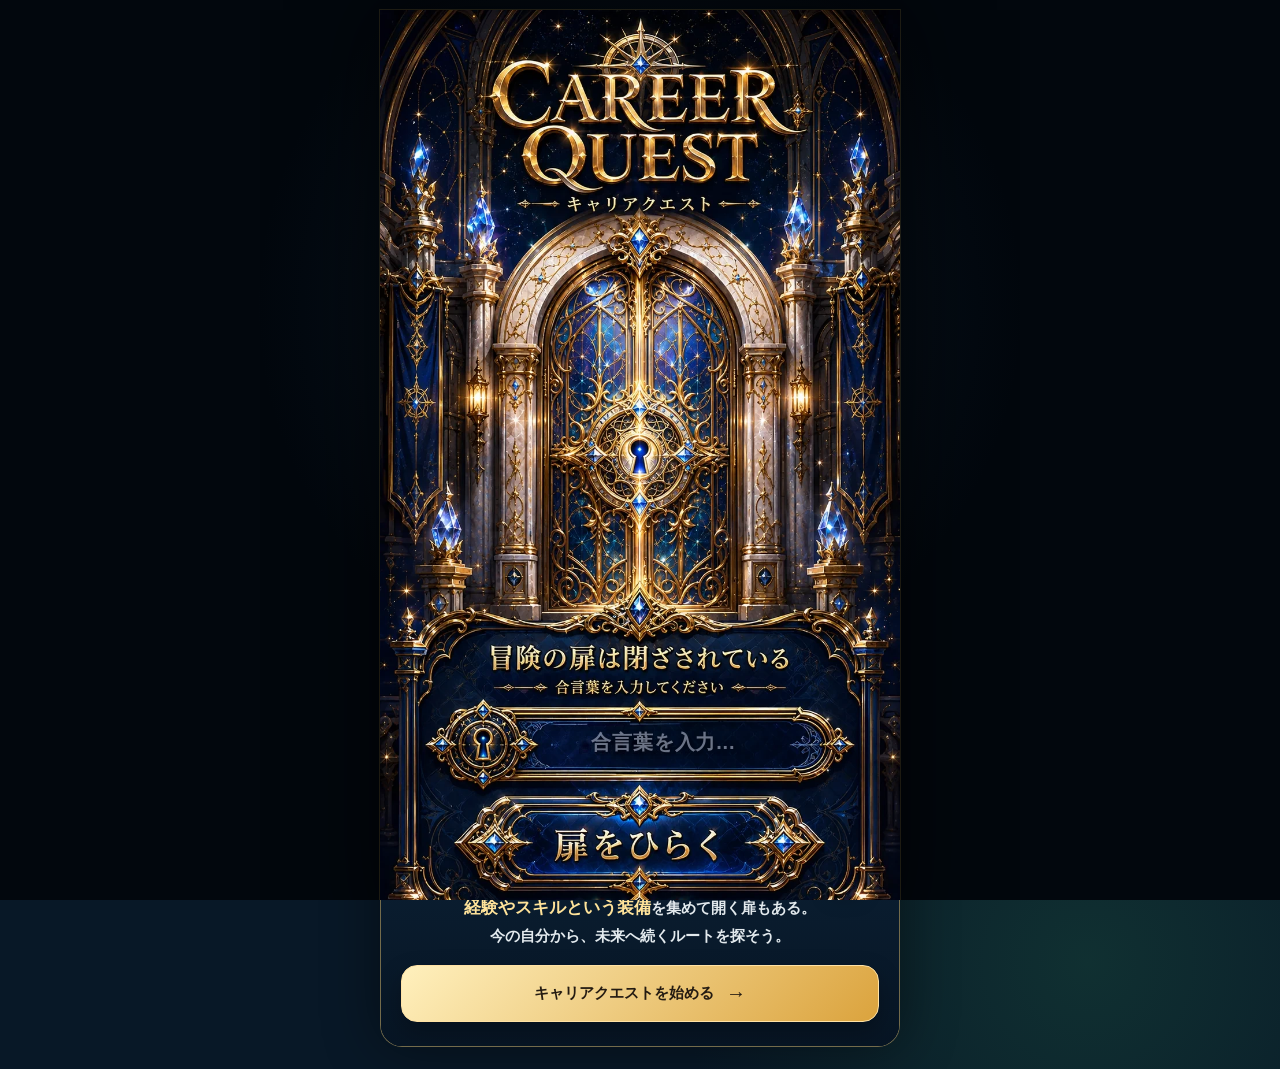
<file: index.html>
<!doctype html>
<html lang="ja">
  <head>
    <meta charset="UTF-8" />
    <meta name="viewport" content="width=device-width, initial-scale=1.0, viewport-fit=cover" />
    <meta name="theme-color" content="#081827" />
    <meta name="description" content="行きたい未来と、今の自分から始めやすいキャリアルートを確認するミニゲームです。" />
    <meta name="author" content="@satomi.ohtagaki" />
    <meta name="copyright" content="© 2026 @satomi.ohtagaki" />
    <title>Career Quest | はじめのルートを探そう</title>
    <link rel="stylesheet" href="styles.css" />
  </head>
  <body class="is-locked">
    <section id="accessGate" class="access-gate" aria-labelledby="accessGateTitle">
      <div class="access-gate__shell">
        <img class="access-gate__art" src="assets/access-gate-screen.webp" alt="星空の神殿に立つ、金と青の閉ざされた冒険の扉" width="900" height="1599" fetchpriority="high" decoding="async" />

        <div class="access-gate__panel">
          <h1 id="accessGateTitle" class="sr-only">冒険の扉は閉ざされている</h1>
          <p class="sr-only">合言葉を入力してください</p>

          <form id="accessGateForm" class="access-gate__form" novalidate>
            <label class="sr-only" for="accessPassphrase">合言葉</label>
            <div class="access-gate__input-shell">
              <input id="accessPassphrase" name="passphrase" type="text" autocomplete="off" autocapitalize="none" spellcheck="false" enterkeyhint="go" placeholder="合言葉を入力..." />
            </div>
            <p id="accessGateError" class="access-gate__error" role="alert" hidden>合言葉が違うようです。</p>
            <button type="submit" aria-label="扉をひらく"><span class="sr-only">扉をひらく</span></button>
          </form>
        </div>
      </div>
    </section>
    <main class="game-shell">
      <header class="game-bar">
        <span class="game-brand">CAREER QUEST</span>
        <span id="stepLabel" class="step-label" aria-live="polite">START</span>
        <nav id="gameNav" class="game-nav" aria-label="ページ操作" hidden>
          <button type="button" data-global-action="back" aria-label="一つ前に戻る">← 戻る</button>
          <button type="button" data-global-action="top" aria-label="トップへ戻る">TOP</button>
        </nav>
      </header>
      <section id="screen" class="screen" aria-live="polite"></section>
      <button id="persistentGuide" class="persistent-guide" type="button" aria-label="うさぎの案内人に話しかける">
        <img src="assets/rabbit-guide.webp" alt="" width="240" height="240" decoding="async" />
      </button>
    </main>

    <template id="startTemplate">
      <article class="start-screen">
        <img class="start-art" src="assets/hero.webp" alt="複数の未来の扉を前にした冒険者" fetchpriority="high" />
        <div class="start-action">
          <p>
            世の中には、まだ知らない仕事がたくさんある。<br />
            今すぐ開ける扉もあれば、<br />
            <strong>経験やスキルという装備</strong>を集めて開く扉もある。<br />
            今の自分から、未来へ続くルートを探そう。
          </p>
          <button class="quest-button" data-action="start-quest">キャリアクエストを始める <span>→</span></button>
        </div>
      </article>
    </template>

    <template id="goalTemplate">
      <article class="goal-screen">
        <section id="careerReveal" class="career-reveal" hidden aria-label="仕事のカードを動かして、未来の扉へ送る演出">
          <div class="reveal-veil" aria-hidden="true"></div>
          <div class="reveal-copy">
            <p class="eyebrow">THE WORLD OF WORK</p>
            <h2>仕事も、働き方も、ひとつじゃない。</h2>
          </div>
          <div id="cardLoading" class="card-loading" role="status">カードを準備中…🃏</div>
          <div id="revealCards" class="reveal-cards" aria-hidden="true"></div>
          <aside id="cardDetail" class="card-detail" hidden aria-live="polite">
            <button class="card-detail__close" type="button" data-action="close-card-detail" aria-label="カード詳細を閉じる">×</button>
            <button class="card-detail__nav card-detail__nav--prev" type="button" data-action="prev-card" aria-label="前のカードを見る">‹</button>
            <div class="card-detail__content">
              <div id="cardDetailVisual" class="card-detail__visual"></div>
              <dl class="card-detail__stats">
                <div><dt>役割</dt><dd id="cardDetailCopy"></dd></div>
                <div><dt>装備</dt><dd id="cardDetailGear"></dd></div>
                <div class="card-detail__warning"><dt>注意</dt><dd id="cardDetailChallenge"></dd></div>
              </dl>
              <button class="card-detail__choose" type="button" data-action="choose-card-gate">この扉を見てみる <span>→</span></button>
            </div>
            <button class="card-detail__nav card-detail__nav--next" type="button" data-action="next-card" aria-label="次のカードを見る">›</button>
          </aside>
          <aside id="dragGuide" class="reveal-drag-guide" role="status" aria-live="polite" hidden>
            <span class="reveal-drag-guide__icon" aria-hidden="true">↔</span>
            <p>気になる一枚をタップして、次のQUESTへ進もう！</p>
            <button class="reveal-drag-guide__close" type="button" data-action="close-drag-guide" aria-label="案内を閉じる">×</button>
          </aside>
          <div class="reveal-controls">
            <button class="reveal-skip" type="button" data-action="skip-reveal">演出をスキップして、カードを扉へ送る <span>→</span></button>
          </div>
        </section>

        <div class="goal-heading">
          <p class="eyebrow">QUEST 01 / CHOOSE YOUR GATE</p>
          <h1>行きたい未来の<br />扉を選ぼう。</h1>
          <p class="supporting-copy">扉をタップすると、開くために必要な装備をうさぎが教えてくれるよ。</p>
          <p class="rank-note"><strong>扉のランク</strong>は、今ある装備で挑みやすい扉の目安。経験値を集めれば、次の扉が開く。</p>
        </div>

        <div class="door-map">
          <img src="assets/route-doors.webp" alt="四つの未来へつながる魔法の扉" loading="lazy" decoding="async" />
          <button class="door-hotspot creative" data-goal="creative" aria-label="SSRの扉を確認する">
            <span class="door-rank">SSR</span><strong class="door-title">クリエイティブの扉</strong><small class="door-jobs">WEBデザイン・動画編集・プログラマー</small>
          </button>
          <button class="door-hotspot it" data-goal="it" aria-label="SRの扉を確認する">
            <span class="door-rank">SR</span><strong class="door-title">IT・デジタルの扉</strong><small class="door-jobs">インフラエンジニア・CADオペレーター・一般事務</small>
          </button>
          <button class="door-hotspot craft" data-goal="craft" aria-label="Rの扉を確認する">
            <span class="door-rank">R</span><strong class="door-title">ものづくりの扉</strong><small class="door-jobs">営業・施工管理・機械エンジニア</small>
          </button>
          <button class="door-hotspot people" data-goal="people" aria-label="Nの扉を確認する">
            <span class="door-rank">N</span><strong class="door-title">人と仕事の扉</strong><small class="door-jobs">販売・接客</small>
          </button>
        </div>

        <aside id="guideDialog" class="guide-dialog" hidden aria-live="polite">
          <button class="guide-close" data-action="close-guide" aria-label="案内を閉じる">×</button>
          <div class="guide-bubble">
            <p id="guideKicker" class="eyebrow">REQUIRED EQUIPMENT</p>
            <h2 id="guideTitle"></h2>
            <p id="guideCopy"></p>
            <ul id="guideEquipment"></ul>
            <button class="guide-button" data-action="choose-selected-goal">この扉を目指す <span>→</span></button>
          </div>
        </aside>
      </article>
    </template>

    <template id="questionTemplate">
      <article class="question-screen">
        <div class="progress" aria-label="進行状況"><span id="progressFill"></span></div>
        <p id="questionKicker" class="eyebrow"></p>
        <h1 id="questionTitle"></h1>
        <p id="questionHint" class="supporting-copy"></p>
        <div class="answer-stack">
          <button class="answer-button" data-answer="yes"></button>
          <button class="answer-button" data-answer="no"></button>
          <button class="answer-button subtle-answer" data-answer="maybe"></button>
        </div>
        <p class="microcopy">合否を決める質問ではないよ。今の自分に近いものを選ぼう。</p>
      </article>
    </template>

    <template id="resultTemplate">
      <article class="result-screen">
        <figure class="result-visual">
          <img id="resultArt" alt="診断されたスタートルート" loading="lazy" decoding="async" />
          <p class="result-scroll-hint">↓ スクロールして、ルートを確認</p>
        </figure>
        <div class="result-copy">
          <p class="eyebrow">YOUR STARTING ROUTE</p>
          <p id="routeChip" class="route-chip"></p>
          <h1>行きたい未来へ進む、<br />今のスタートルート。</h1>
          <p id="resultLead" class="result-lead"></p>
          <section class="route-map" aria-label="キャリアルート">
            <div><span>選んだ未来の扉</span><strong id="goalName"></strong></div>
            <div><span>今のスタートルート</span><strong id="startingRoute"></strong></div>
            <div><span>このルートで選べるジョブ</span><strong id="nextJob"></strong></div>
          </section>
          <section class="first-quest">
            <p>FIRST QUEST</p>
            <strong id="firstQuest"></strong>
          </section>
          <p class="result-note">今の装備で始められるルートが、次の扉へ進むための経験値になる。</p>
          <button class="quest-button" data-action="restart">もう一度、ルートを確認する <span>↻</span></button>
          <p class="creator-credit">@satomi.ohtagaki</p>
        </div>

        <aside id="resultQuestNotice" class="result-quest-notice" role="dialog" aria-modal="true" aria-labelledby="resultQuestTitle" hidden>
          <div class="result-quest-notice__panel">
            <div class="result-quest-notice__ornaments" aria-hidden="true">
              <span class="result-quest-notice__corner result-quest-notice__corner--tl"></span>
              <span class="result-quest-notice__corner result-quest-notice__corner--tr"></span>
              <span class="result-quest-notice__corner result-quest-notice__corner--bl"></span>
              <span class="result-quest-notice__corner result-quest-notice__corner--br"></span>
              <span class="result-quest-notice__crest result-quest-notice__crest--top"></span>
              <span class="result-quest-notice__crest result-quest-notice__crest--bottom"></span>
            </div>
            <button class="result-quest-notice__close" type="button" data-action="close-result-quest" aria-label="クエスト案内を閉じる">×</button>
            <span class="result-quest-notice__spark" aria-hidden="true">✦</span>
            <p id="resultQuestTitle" class="result-quest-notice__title">QUEST発生！</p>
            <p class="result-quest-notice__copy">次に進むルートを<br />担当者と一緒に考えよう！</p>
            <button class="result-quest-notice__button" type="button" data-action="confirm-result-quest">
              担当者と進み方を確認する <span>›</span>
            </button>
          </div>
        </aside>
      </article>
    </template>

    <script src="script.js"></script>
  </body>
</html>
</file>
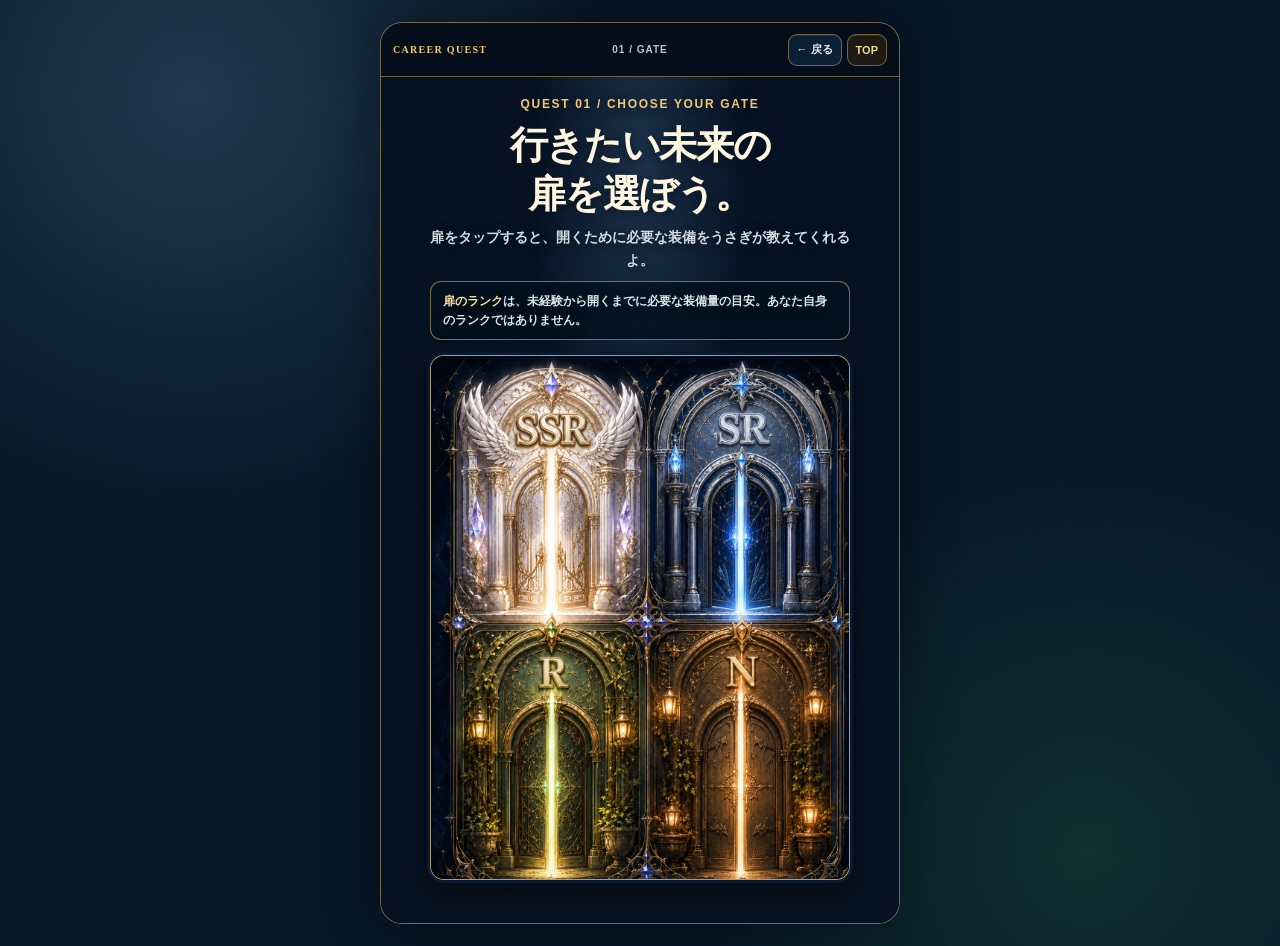
<file: preview-auto.html>
<!doctype html>
<html lang="ja">
  <head>
    <meta charset="UTF-8" />
    <meta name="viewport" content="width=device-width, initial-scale=1.0, viewport-fit=cover" />
    <meta name="theme-color" content="#081827" />
    <meta name="description" content="行きたい未来と、今の自分から始めやすいキャリアルートを確認するミニゲームです。" />
    <meta name="author" content="@satomi.ohtagaki" />
    <meta name="copyright" content="© 2026 @satomi.ohtagaki" />
    <title>Career Quest | はじめのルートを探そう</title>
    <link rel="stylesheet" href="styles.css" />
  </head>
  <body>
    <main class="game-shell">
      <header class="game-bar">
        <span class="game-brand">CAREER QUEST</span>
        <span id="stepLabel" class="step-label" aria-live="polite">START</span>
        <nav id="gameNav" class="game-nav" aria-label="ページ操作" hidden>
          <button type="button" data-global-action="back" aria-label="一つ前に戻る">← 戻る</button>
          <button type="button" data-global-action="top" aria-label="トップへ戻る">TOP</button>
        </nav>
      </header>

      <section id="screen" class="screen" aria-live="polite"></section>
    </main>

    <template id="startTemplate">
      <article class="start-screen">
        <img class="start-art" src="assets/hero.webp" alt="複数の未来の扉を前にした冒険者" />
        <div class="start-action">
          <p>
            世の中には、まだ知らない仕事がたくさんある。<br />
            今すぐ開ける扉もあれば、<br />
            <strong>経験やスキルという装備</strong>を集めて開く扉もある。<br />
            今の自分から、未来へ続くルートを探そう。
          </p>
          <button class="quest-button" data-action="start-quest">キャリアクエストを始める <span>→</span></button>
        </div>

        <section id="careerReveal" class="career-reveal" hidden aria-label="仕事のカードが未来の扉へ集まる演出">
          <div class="reveal-sky" aria-hidden="true"></div>
          <div class="reveal-copy">
            <p class="eyebrow">THE WORLD OF WORK</p>
            <h2>仕事も、働き方も、<br />ひとつじゃない。</h2>
            <p>いろんな仕事が、未来の扉へつながっている。</p>
          </div>
          <div class="reveal-door-scene" aria-hidden="true">
            <img class="reveal-door-art" src="assets/route-doors.webp" alt="" />
            <span class="reveal-door-glow reveal-door-glow--ssr"></span>
            <span class="reveal-door-glow reveal-door-glow--sr"></span>
            <span class="reveal-door-glow reveal-door-glow--r"></span>
            <span class="reveal-door-glow reveal-door-glow--n"></span>
            <span class="reveal-door-label reveal-door-label--ssr">SSR</span>
            <span class="reveal-door-label reveal-door-label--sr">SR</span>
            <span class="reveal-door-label reveal-door-label--r">R</span>
            <span class="reveal-door-label reveal-door-label--n">N</span>
          </div>
          <div id="revealCards" class="reveal-cards" aria-hidden="true"></div>
          <p class="reveal-caption">カードが、それぞれの未来の扉へ集まっていく。</p>
          <button class="reveal-skip" type="button" data-action="skip-reveal">スキップ</button>
        </section>
      </article>
    </template>

    <template id="goalTemplate">
      <article class="goal-screen">
        <div class="goal-heading">
          <p class="eyebrow">QUEST 01 / CHOOSE YOUR GATE</p>
          <h1>行きたい未来の<br />扉を選ぼう。</h1>
          <p class="supporting-copy">扉をタップすると、開くために必要な装備をうさぎが教えてくれるよ。</p>
          <p class="rank-note"><strong>扉のランク</strong>は、未経験から開くまでに必要な装備量の目安。あなた自身のランクではありません。</p>
        </div>

        <div class="door-map">
          <img src="assets/route-doors.webp" alt="四つの未来へつながる魔法の扉" />
          <button class="door-hotspot creative" data-goal="creative" aria-label="SSR クリエイティブの扉を確認する">
            <span class="door-rank">SSR</span><strong class="door-title">クリエイティブの扉</strong><small class="door-jobs">WEB・動画・制作</small>
          </button>
          <button class="door-hotspot it" data-goal="it" aria-label="SR IT・デジタルの扉を確認する">
            <span class="door-rank">SR</span><strong class="door-title">IT・デジタルの扉</strong><small class="door-jobs">インフラ・開発・CAD</small>
          </button>
          <button class="door-hotspot craft" data-goal="craft" aria-label="R ものづくりの扉を確認する">
            <span class="door-rank">R</span><strong class="door-title">ものづくりの扉</strong><small class="door-jobs">施工管理・機械</small>
          </button>
          <button class="door-hotspot people" data-goal="people" aria-label="N 人と仕事の扉を確認する">
            <span class="door-rank">N</span><strong class="door-title">人と仕事の扉</strong><small class="door-jobs">販売・接客・事務</small>
          </button>
        </div>

        <aside id="guideDialog" class="guide-dialog" hidden aria-live="polite">
          <button class="guide-close" data-action="close-guide" aria-label="案内を閉じる">×</button>
          <img src="assets/rabbit-guide.webp" alt="地図を持つ白うさぎの案内人" />
          <div class="guide-bubble">
            <p id="guideKicker" class="eyebrow">REQUIRED EQUIPMENT</p>
            <h2 id="guideTitle"></h2>
            <p id="guideCopy"></p>
            <ul id="guideEquipment"></ul>
            <button class="guide-button" data-action="choose-selected-goal">この扉を目指す <span>→</span></button>
          </div>
        </aside>
      </article>
    </template>

    <template id="questionTemplate">
      <article class="question-screen">
        <div class="progress" aria-label="進行状況"><span id="progressFill"></span></div>
        <p id="questionKicker" class="eyebrow"></p>
        <h1 id="questionTitle"></h1>
        <p id="questionHint" class="supporting-copy"></p>
        <div class="answer-stack">
          <button class="answer-button" data-answer="yes"></button>
          <button class="answer-button" data-answer="no"></button>
          <button class="answer-button subtle-answer" data-answer="maybe"></button>
        </div>
        <p class="microcopy">合否を決める質問ではないよ。今の自分に近いものを選ぼう。</p>
      </article>
    </template>

    <template id="resultTemplate">
      <article class="result-screen">
        <figure class="result-visual">
          <img id="resultArt" alt="診断されたスタートルート" />
          <p class="result-scroll-hint">↓ スクロールして、ルートを確認</p>
        </figure>

        <div class="result-copy">
          <p class="eyebrow">YOUR STARTING ROUTE</p>
          <p id="routeChip" class="route-chip"></p>
          <h1>行きたい未来へ進む、<br />今のスタートルート。</h1>
          <p id="resultLead" class="result-lead"></p>

          <section class="route-map" aria-label="キャリアルート">
            <div><span>選んだ未来の扉</span><strong id="goalName"></strong></div>
            <div><span>今のスタートルート</span><strong id="startingRoute"></strong></div>
            <div><span>最初に挑む仕事</span><strong id="nextJob"></strong></div>
          </section>

          <section class="first-quest">
            <p>FIRST QUEST</p>
            <strong id="firstQuest"></strong>
          </section>

          <p class="result-note">結果のランクは、今ある装備から始めやすいルートの目安です。職種の価値や、あなた自身の優劣を表すものではありません。</p>
          <button class="quest-button" data-action="restart">もう一度、ルートを確認する <span>↻</span></button>
          <p class="creator-credit">@satomi.ohtagaki</p>
        </div>
      </article>
    </template>

    <!-- Career Quest / @satomi.ohtagaki -->
    <script src="script.js"></script>
  <script>setTimeout(()=>document.querySelector("[data-action=start-quest]")?.click(),700);</script></body>
</html>
</file>
<file: styles.css>
:root {
  --navy: #081827;
  --navy-soft: #102b46;
  --gold: #f2c96e;
  --cream: #fff6e1;
  --ink: #1a2430;
  --green: #1f5d45;
  --line: rgba(242, 201, 110, 0.45);
}

* { box-sizing: border-box; }
html { background: var(--navy); }
body {
  min-height: 100vh;
  margin: 0;
  color: var(--cream);
  background:
    radial-gradient(circle at 15% 10%, rgba(74, 117, 153, 0.35), transparent 30%),
    radial-gradient(circle at 85% 90%, rgba(31, 93, 69, 0.35), transparent 28%),
    var(--navy);
  font-family: "Hiragino Kaku Gothic ProN", "Yu Gothic", sans-serif;
}

button { font: inherit; }
button:focus-visible { outline: 3px solid #fff0a8; outline-offset: 3px; }
img { max-width: 100%; }
h1, h2, h3, p { margin-top: 0; }
h1, h2, h3 { font-family: "Hiragino Mincho ProN", "Yu Mincho", serif; line-height: 1.28; }

.game-shell {
  width: min(100%, 520px);
  min-height: 100vh;
  margin: 0 auto;
  overflow: hidden;
  background: #0b1d30;
  box-shadow: 0 0 56px rgba(0, 0, 0, 0.45);
}
.game-bar {
  position: sticky;
  z-index: 30;
  top: 0;
  display: flex;
  height: 48px;
  align-items: center;
  justify-content: space-between;
  padding: 0 18px;
  border-bottom: 1px solid var(--line);
  background: rgba(4, 14, 26, 0.96);
  backdrop-filter: blur(8px);
}
.game-brand {
  color: var(--gold);
  font-family: Georgia, serif;
  font-size: 12px;
  font-weight: 800;
  letter-spacing: 0.18em;
}
.step-label {
  color: #b9c6d0;
  font-size: 12px;
  font-weight: 800;
  letter-spacing: 0.1em;
}
.screen { min-height: calc(100vh - 48px); }
.eyebrow {
  margin-bottom: 10px;
  color: var(--gold);
  font-size: 12px;
  font-weight: 900;
  letter-spacing: 0.14em;
}
.supporting-copy {
  margin-bottom: 24px;
  color: #d2dde3;
  font-size: 15px;
  font-weight: 600;
  line-height: 1.7;
}

/* START */
.start-screen {
  min-height: calc(100vh - 48px);
  background: #071524;
}
.start-art {
  display: block;
  width: 100%;
  height: auto;
}
.start-action {
  position: relative;
  z-index: 2;
  margin-top: -2px;
  padding: 18px 20px calc(24px + env(safe-area-inset-bottom));
  border-top: 1px solid rgba(242, 201, 110, 0.42);
  background: linear-gradient(180deg, #0b2034, #071524);
  text-align: center;
}
.start-action p {
  margin-bottom: 0;
  color: #e2e9ed;
  font-size: 15px;
  font-weight: 700;
  line-height: 1.7;
}
.start-action p strong {
  color: #ffe39a;
  font-size: 17px;
}
.quest-button {
  display: flex;
  width: 100%;
  min-height: 56px;
  align-items: center;
  justify-content: center;
  gap: 12px;
  margin-top: 16px;
  padding: 16px;
  border: 1px solid #ffe2a5;
  border-radius: 16px;
  color: #241b12;
  background: linear-gradient(135deg, #fff0bd, #dba33d);
  box-shadow: 0 10px 25px rgba(0, 0, 0, 0.28);
  font-size: 15px;
  font-weight: 900;
  cursor: pointer;
}
.quest-button span { font-size: 20px; }
.quest-button:active, .answer-button:active, .guide-button:active { transform: scale(0.985); }

/* GOAL */
.goal-screen {
  position: relative;
  min-height: calc(100vh - 48px);
  overflow: hidden;
  isolation: isolate;
  padding: 20px 14px calc(18px + env(safe-area-inset-bottom));
  background: #071324;
}
.goal-screen::after {
  position: absolute;
  z-index: -1;
  inset: 0;
  background:
    radial-gradient(ellipse at 50% 12%, rgba(112, 168, 224, 0.22), transparent 30%),
    linear-gradient(180deg, rgba(4, 13, 25, 0.12), rgba(6, 18, 31, 0.55));
  content: "";
}
.goal-heading {
  text-align: center;
  text-shadow: 0 2px 12px #06101c;
}
.goal-heading h1 {
  margin-bottom: 8px;
  font-size: clamp(28px, 7.6vw, 38px);
  letter-spacing: -0.035em;
}
.goal-heading .supporting-copy {
  max-width: 430px;
  margin: 0 auto 10px;
  font-size: 14px;
  line-height: 1.6;
}
.rank-note {
  max-width: 420px;
  margin: 0 auto 15px;
  padding: 10px 12px;
  border: 1px solid rgba(242, 201, 110, 0.5);
  border-radius: 11px;
  color: #dce5ea;
  background: rgba(4, 16, 29, 0.72);
  font-size: 12px;
  font-weight: 700;
  line-height: 1.55;
  text-align: left;
}
.rank-note strong { color: #ffe39a; }
.door-map {
  position: relative;
  width: min(100%, 420px);
  aspect-ratio: 561 / 701;
  margin: 0 auto;
  overflow: hidden;
  border: 1px solid rgba(246, 211, 132, 0.72);
  border-radius: 14px;
  background: #07111e;
  box-shadow: 0 0 0 3px rgba(11, 28, 49, 0.9), 0 12px 28px rgba(0, 0, 0, 0.52);
}
.door-map > img {
  display: block;
  width: 100%;
  height: 100%;
  object-fit: cover;
}
.door-hotspot {
  position: absolute;
  width: 48%;
  height: 48%;
  padding: 0;
  border: 0;
  color: white;
  background: transparent;
  cursor: pointer;
}
.door-rank,
.door-title,
.door-jobs {
  position: absolute;
  width: 1px;
  height: 1px;
  padding: 0;
  margin: -1px;
  overflow: hidden;
  clip: rect(0, 0, 0, 0);
  white-space: nowrap;
  border: 0;
}
.door-hotspot:focus-visible {
  outline: 2px solid rgba(255, 241, 172, 0.95);
  outline-offset: -8px;
  border-radius: 22px;
}
.door-hotspot.creative { top: 1%; left: 1%; color: #f7dfff; }
.door-hotspot.it { top: 1%; right: 1%; color: #c7f1ff; }
.door-hotspot.craft { bottom: 1%; left: 1%; color: #eff9ad; }
.door-hotspot.people { right: 1%; bottom: 1%; color: #ffe1a0; }

.guide-dialog {
  position: fixed;
  z-index: 40;
  right: max(10px, calc((100vw - 520px) / 2 + 10px));
  bottom: calc(80px + env(safe-area-inset-bottom));
  display: flex;
  width: min(calc(100% - 20px), 400px);
  align-items: end;
  padding: 0;
}
.guide-dialog[hidden] { display: none; }
.guide-bubble {
  position: relative;
  flex: 1;
  margin: 0;
  padding: 17px 15px 15px;
  border: 2px solid #efd28b;
  border-radius: 18px;
  color: #23322e;
  background: linear-gradient(145deg, #fff5d8, #e9d9b6);
  box-shadow: inset 0 0 0 3px rgba(255, 255, 255, 0.58), 0 8px 24px rgba(0, 0, 0, 0.4);
}
.guide-bubble::after {
  position: absolute;
  right: 26px;
  bottom: -12px;
  width: 0;
  height: 0;
  border: 12px solid transparent;
  border-top-color: #e9d9b6;
  border-bottom: 0;
  content: "";
}
.guide-bubble .eyebrow {
  margin-bottom: 5px;
  color: #806020;
  font-size: 10px;
}
.guide-bubble h2 {
  margin-bottom: 8px;
  color: #294434;
  font-size: 19px;
}
.guide-bubble p:not(.eyebrow) {
  margin-bottom: 10px;
  font-size: 14px;
  font-weight: 700;
  line-height: 1.55;
}
.guide-bubble ul {
  display: grid;
  gap: 5px;
  margin: 0 0 13px;
  padding: 0;
  list-style: none;
  font-size: 13px;
  font-weight: 900;
  line-height: 1.4;
}
.guide-bubble li::before {
  margin-right: 6px;
  color: #a56c16;
  content: "✦";
}
.guide-button {
  width: 100%;
  min-height: 46px;
  padding: 11px;
  border: 1px solid #e5be62;
  border-radius: 11px;
  color: #fff6df;
  background: linear-gradient(135deg, #285f86, #153a64);
  box-shadow: inset 0 1px rgba(255, 255, 255, 0.3);
  font-size: 14px;
  font-weight: 900;
  cursor: pointer;
}
.guide-button span { margin-left: 5px; font-size: 17px; }
.guide-close {
  position: absolute;
  z-index: 3;
  top: 16px;
  right: 16px;
  width: 34px;
  height: 34px;
  border: 1px solid #ead18e;
  border-radius: 50%;
  color: #f8e8bc;
  background: #163b5c;
  box-shadow: 0 2px 8px rgba(0, 0, 0, 0.36);
  font-size: 23px;
  line-height: 1;
  cursor: pointer;
}

/* QUESTIONS */
.question-screen {
  display: flex;
  min-height: calc(100vh - 48px);
  flex-direction: column;
  justify-content: center;
  padding: 30px 20px calc(24px + env(safe-area-inset-bottom));
  background: linear-gradient(160deg, #102f48, #0b1e32 70%, #142d29);
}
.question-screen h1 {
  max-width: 450px;
  margin-bottom: 13px;
  font-size: clamp(29px, 7.8vw, 39px);
  letter-spacing: -0.035em;
}
.progress {
  height: 6px;
  margin: 2px 0 31px;
  overflow: hidden;
  border-radius: 99px;
  background: rgba(255, 255, 255, 0.16);
}
.progress span {
  display: block;
  width: 0;
  height: 100%;
  border-radius: inherit;
  background: linear-gradient(90deg, #c89337, #fff1ae);
  transition: width 280ms ease;
}
.answer-stack {
  display: grid;
  gap: 12px;
  margin-top: 7px;
}
.answer-button {
  position: relative;
  min-height: 84px;
  padding: 15px 44px 15px 52px;
  overflow: hidden;
  border: 1px solid rgba(242, 201, 110, 0.72);
  border-radius: 15px;
  color: var(--cream);
  background: linear-gradient(120deg, rgba(24, 69, 91, 0.95), rgba(11, 31, 52, 0.96));
  box-shadow: inset 0 1px rgba(255, 255, 255, 0.18), 0 6px 14px rgba(0, 0, 0, 0.22);
  font-weight: 800;
  text-align: left;
  cursor: pointer;
}
.answer-button::before {
  position: absolute;
  top: 50%;
  left: 16px;
  display: grid;
  width: 25px;
  height: 25px;
  place-items: center;
  border: 1px solid #f2c96e;
  border-radius: 50%;
  color: #f8df9e;
  content: "✦";
  transform: translateY(-50%);
}
.answer-button::after {
  position: absolute;
  top: 50%;
  right: 15px;
  color: #f2c96e;
  content: "›";
  font-family: Georgia, serif;
  font-size: 31px;
  transform: translateY(-53%);
}
.answer-button strong {
  display: block;
  font-family: "Hiragino Mincho ProN", "Yu Mincho", serif;
  font-size: 18px;
  line-height: 1.35;
}
.answer-button small {
  display: block;
  margin-top: 4px;
  color: #d3dde2;
  font-size: 13px;
  font-weight: 650;
  line-height: 1.45;
}
.answer-button:nth-child(2) {
  border-color: rgba(151, 213, 167, 0.65);
  background: linear-gradient(120deg, rgba(29, 91, 68, 0.96), rgba(10, 45, 39, 0.96));
}
.answer-button:nth-child(3) {
  border-color: rgba(210, 215, 223, 0.43);
  background: linear-gradient(120deg, rgba(56, 69, 88, 0.94), rgba(20, 28, 42, 0.96));
}
.microcopy {
  margin: 19px 0 8px;
  color: #a9bac6;
  font-size: 13px;
  text-align: center;
}
.back-button {
  align-self: center;
  padding: 9px 12px;
  border: 0;
  color: #c7d3da;
  background: transparent;
  font-size: 14px;
  font-weight: 800;
  text-decoration: underline;
  text-underline-offset: 4px;
  cursor: pointer;
}

/* RESULT */
.result-screen {
  min-height: calc(100vh - 48px);
  background: #0b1c2e;
}
.result-visual {
  position: relative;
  margin: 0;
  padding: 0;
  background: #071524;
}
.result-visual img {
  display: block;
  width: 100%;
  height: auto;
}
.result-scroll-hint {
  position: fixed;
  z-index: 35;
  right: 50%;
  bottom: calc(12px + env(safe-area-inset-bottom));
  width: max-content;
  max-width: calc(100% - 32px);
  margin: 0;
  transform: translateX(50%);
  padding: 10px 14px;
  border: 1px solid rgba(255, 224, 157, 0.78);
  border-radius: 999px;
  color: #fff7de;
  background: rgba(5, 24, 39, 0.9);
  box-shadow: 0 6px 18px rgba(0, 0, 0, 0.35);
  font-size: 13px;
  font-weight: 900;
  text-align: center;
  backdrop-filter: blur(7px);
}
.result-copy {
  position: relative;
  padding: 30px 20px calc(30px + env(safe-area-inset-bottom));
  color: var(--ink);
  background: linear-gradient(160deg, #f9efd9, #e6d8ba);
}
.result-copy .eyebrow { color: #8b5c16; }
.result-copy h1 {
  margin-bottom: 12px;
  color: #183228;
  font-size: clamp(31px, 8vw, 39px);
  letter-spacing: -0.04em;
}
.route-chip {
  display: inline-flex;
  margin: 0 0 12px;
  padding: 7px 11px;
  border: 1px solid #b88e44;
  border-radius: 999px;
  color: #fff9e9;
  background: #315b49;
  font-size: 13px;
  font-weight: 900;
  letter-spacing: 0.04em;
}
.result-lead {
  margin-bottom: 0;
  color: #38453e;
  font-size: 15px;
  font-weight: 750;
  line-height: 1.72;
}
.route-map {
  display: grid;
  gap: 10px;
  margin: 21px 0 15px;
}
.route-map div {
  position: relative;
  padding: 14px 14px 14px 35px;
  border: 1px solid #d1b67e;
  border-radius: 13px;
  background: rgba(255, 255, 255, 0.5);
}
.route-map div::before {
  position: absolute;
  top: 50%;
  left: 13px;
  color: #a26e15;
  content: "✦";
  transform: translateY(-50%);
}
.route-map span {
  display: block;
  margin-bottom: 4px;
  color: #7c5d29;
  font-size: 12px;
  font-weight: 900;
  letter-spacing: 0.06em;
}
.route-map strong {
  color: #17362d;
  font-family: "Hiragino Mincho ProN", "Yu Mincho", serif;
  font-size: 17px;
  line-height: 1.45;
}
.first-quest {
  padding: 18px;
  border-radius: 15px;
  color: #fff9e9;
  background: #1d6047;
}
.first-quest p {
  margin-bottom: 6px;
  color: #f0d37e;
  font-size: 11px;
  font-weight: 900;
  letter-spacing: 0.15em;
}
.first-quest strong {
  font-family: "Hiragino Mincho ProN", "Yu Mincho", serif;
  font-size: 19px;
  line-height: 1.55;
}
.result-note {
  margin: 18px 0;
  color: #555f57;
  font-size: 13px;
  font-weight: 650;
  line-height: 1.7;
}
.result-copy .quest-button {
  color: white;
  background: linear-gradient(135deg, #1b694d, #0d4534);
}

/* CREATOR CREDIT */
.creator-credit {
  margin: 18px 0 0;
  color: rgba(69, 82, 74, 0.64);
  font-size: 9px;
  font-weight: 600;
  letter-spacing: 0.05em;
  line-height: 1.5;
  text-align: center;
}

@media (max-width: 370px) {
  .guide-dialog { width: min(calc(100% - 16px), 360px); }
  .guide-bubble h2 { font-size: 17px; }
  .guide-bubble p:not(.eyebrow), .guide-bubble ul { font-size: 12px; }
  .door-rank { font-size: 25px; }
  .door-title { font-size: 11px; }
  .door-jobs { max-width: 94%; font-size: 9px; }
}

@media (min-width: 700px) {
  body { padding: 22px 0; }
  .game-shell {
    border: 1px solid var(--line);
    border-radius: 22px;
  }
}


@media (max-width: 370px) {
  .reveal-drag-guide { top: 102px; width: calc(100% - 24px); padding: 10px; gap: 7px; }
  .reveal-drag-guide p { font-size: 12px; }
  .reveal-drag-guide__icon { width: 27px; height: 27px; }
}


/* RESULT QUEST NOTICE */
.result-quest-notice[hidden] { display: none; }
.result-quest-notice {
  position: fixed;
  z-index: 90;
  inset: 0;
  display: grid;
  place-items: center;
  padding: 20px;
  background: rgba(2, 10, 18, 0.58);
  backdrop-filter: blur(3px);
  opacity: 0;
  transition: opacity 180ms ease;
}
.result-quest-notice.is-visible { opacity: 1; }
.result-quest-notice.is-closing { opacity: 0; }
.result-quest-notice__panel {
  position: relative;
  width: min(100%, 414px);
  padding: 42px 24px 24px;
  overflow: hidden;
  border: 2px solid #f1cf77;
  border-radius: 22px;
  color: #fff8df;
  background:
    radial-gradient(circle at 50% 0%, rgba(82, 180, 255, 0.28), transparent 33%),
    radial-gradient(circle at 50% 100%, rgba(28, 122, 163, 0.16), transparent 35%),
    linear-gradient(180deg, rgba(255, 241, 200, 0.11), transparent 22%),
    linear-gradient(155deg, #0e3350 0%, #081d31 56%, #0b2637 100%);
  box-shadow:
    inset 0 0 0 2px rgba(255, 240, 194, 0.16),
    inset 0 0 0 10px rgba(11, 35, 55, 0.55),
    inset 0 0 40px rgba(31, 106, 150, 0.18),
    0 0 0 1px rgba(255, 232, 169, 0.42),
    0 24px 58px rgba(0, 0, 0, 0.58);
  text-align: center;
  transform-origin: center;
}
.result-quest-notice__panel::before,
.result-quest-notice__panel::after {
  position: absolute;
  inset: 10px;
  border: 1px solid rgba(250, 224, 149, 0.4);
  border-radius: 16px;
  content: "";
  pointer-events: none;
}
.result-quest-notice__panel::after {
  inset: 16px;
  border-color: rgba(104, 190, 236, 0.18);
  border-radius: 13px;
}
.result-quest-notice__ornaments {
  position: absolute;
  inset: 0;
  pointer-events: none;
}
.result-quest-notice__corner {
  position: absolute;
  width: 44px;
  height: 44px;
  border-color: rgba(255, 226, 142, 0.96);
  filter: drop-shadow(0 0 6px rgba(255, 219, 128, 0.18));
}
.result-quest-notice__corner::before,
.result-quest-notice__corner::after {
  position: absolute;
  content: "";
  background: linear-gradient(180deg, rgba(255, 243, 207, 0.95), rgba(206, 156, 60, 0.92));
  box-shadow: 0 0 10px rgba(255, 212, 106, 0.2);
}
.result-quest-notice__corner::before { width: 16px; height: 1.5px; }
.result-quest-notice__corner::after { width: 1.5px; height: 16px; }
.result-quest-notice__corner--tl { top: 10px; left: 10px; border-top: 1px solid; border-left: 1px solid; border-radius: 14px 0 0 0; }
.result-quest-notice__corner--tl::before { top: 6px; left: 4px; }
.result-quest-notice__corner--tl::after { top: 4px; left: 6px; }
.result-quest-notice__corner--tr { top: 10px; right: 10px; border-top: 1px solid; border-right: 1px solid; border-radius: 0 14px 0 0; }
.result-quest-notice__corner--tr::before { top: 6px; right: 4px; }
.result-quest-notice__corner--tr::after { top: 4px; right: 6px; }
.result-quest-notice__corner--bl { bottom: 10px; left: 10px; border-bottom: 1px solid; border-left: 1px solid; border-radius: 0 0 0 14px; }
.result-quest-notice__corner--bl::before { bottom: 6px; left: 4px; }
.result-quest-notice__corner--bl::after { bottom: 4px; left: 6px; }
.result-quest-notice__corner--br { bottom: 10px; right: 10px; border-bottom: 1px solid; border-right: 1px solid; border-radius: 0 0 14px 0; }
.result-quest-notice__corner--br::before { bottom: 6px; right: 4px; }
.result-quest-notice__corner--br::after { bottom: 4px; right: 6px; }
.result-quest-notice__crest {
  position: absolute;
  left: 50%;
  width: 94px;
  height: 28px;
  transform: translateX(-50%);
}
.result-quest-notice__crest::before,
.result-quest-notice__crest::after {
  position: absolute;
  top: 50%;
  width: 28px;
  height: 1px;
  background: linear-gradient(90deg, transparent, rgba(255, 221, 137, 0.95), transparent);
  content: "";
}
.result-quest-notice__crest::before { left: 0; }
.result-quest-notice__crest::after { right: 0; }
.result-quest-notice__crest--top { top: 6px; }
.result-quest-notice__crest--bottom { bottom: 6px; }
.result-quest-notice__crest--top,
.result-quest-notice__crest--bottom {
  display: grid;
  place-items: center;
}
.result-quest-notice__crest--top::marker,
.result-quest-notice__crest--bottom::marker { content: none; }
.result-quest-notice__crest--top::after,
.result-quest-notice__crest--top::before,
.result-quest-notice__crest--bottom::after,
.result-quest-notice__crest--bottom::before { pointer-events: none; }
.result-quest-notice__crest--top {
  background:
    radial-gradient(circle at center, rgba(64, 163, 225, 0.55), transparent 48%),
    none;
}
.result-quest-notice__crest--bottom {
  background:
    radial-gradient(circle at center, rgba(64, 163, 225, 0.35), transparent 48%),
    none;
}
.result-quest-notice__crest--top::selection,
.result-quest-notice__crest--bottom::selection { background: transparent; }
.result-quest-notice__crest--top::before,
.result-quest-notice__crest--bottom::before { top: 14px; }
.result-quest-notice__crest--top::after,
.result-quest-notice__crest--bottom::after { top: 14px; }
.result-quest-notice__crest--top {
  border-top: 1px solid rgba(255, 224, 143, 0.18);
}
.result-quest-notice__crest--bottom {
  border-bottom: 1px solid rgba(255, 224, 143, 0.14);
}
.result-quest-notice__crest--top > *,
.result-quest-notice__crest--bottom > * { display: none; }
.result-quest-notice__crest--top::after,
.result-quest-notice__crest--top::before,
.result-quest-notice__crest--bottom::after,
.result-quest-notice__crest--bottom::before { z-index: 1; }
.result-quest-notice__crest--top::after,
.result-quest-notice__crest--top::before,
.result-quest-notice__crest--bottom::after,
.result-quest-notice__crest--bottom::before { transform: none; }
.result-quest-notice__crest--top:where(*)::before,
.result-quest-notice__crest--top:where(*)::after,
.result-quest-notice__crest--bottom:where(*)::before,
.result-quest-notice__crest--bottom:where(*)::after { content: ""; }
.result-quest-notice__crest--top,
.result-quest-notice__crest--bottom {
  color: transparent;
}
.result-quest-notice__crest--top::before,
.result-quest-notice__crest--top::after,
.result-quest-notice__crest--bottom::before,
.result-quest-notice__crest--bottom::after { height: 1.5px; }
.result-quest-notice__crest--top::before,
.result-quest-notice__crest--bottom::before { left: 0; }
.result-quest-notice__crest--top::after,
.result-quest-notice__crest--bottom::after { right: 0; }
.result-quest-notice__crest--top::before,
.result-quest-notice__crest--top::after,
.result-quest-notice__crest--bottom::before,
.result-quest-notice__crest--bottom::after { top: 13px; }
.result-quest-notice__crest--top::after,
.result-quest-notice__crest--bottom::after { background: linear-gradient(90deg, transparent, rgba(255, 221, 137, 0.95), transparent); }
.result-quest-notice__crest--top::before,
.result-quest-notice__crest--bottom::before { background: linear-gradient(90deg, transparent, rgba(255, 221, 137, 0.95), transparent); }
.result-quest-notice__crest--top {
  box-shadow: inset 0 0 0 1px rgba(255, 231, 171, 0.06);
}
.result-quest-notice__crest--bottom {
  box-shadow: inset 0 0 0 1px rgba(255, 231, 171, 0.04);
}
.result-quest-notice__crest--top::selection,
.result-quest-notice__crest--bottom::selection { color: transparent; }
.result-quest-notice__spark {
  position: relative;
  z-index: 1;
  display: grid;
  width: 58px;
  height: 58px;
  margin: 0 auto 10px;
  place-items: center;
  color: #fbe2a1;
  font-size: 24px;
  line-height: 1;
  text-shadow: 0 0 16px rgba(255, 226, 132, 0.78);
}
.result-quest-notice__spark::before {
  position: absolute;
  inset: 0;
  border: 1px solid rgba(245, 216, 132, 0.92);
  border-radius: 14px;
  background:
    radial-gradient(circle at 50% 40%, rgba(92, 189, 255, 0.34), transparent 55%),
    linear-gradient(180deg, rgba(255, 245, 210, 0.12), rgba(17, 56, 83, 0.35));
  box-shadow:
    inset 0 0 0 1px rgba(255, 240, 190, 0.25),
    0 0 18px rgba(61, 176, 246, 0.24);
  transform: rotate(45deg);
  content: "";
}
.result-quest-notice__spark::after {
  position: absolute;
  inset: 7px;
  border: 1px solid rgba(248, 229, 166, 0.42);
  border-radius: 10px;
  transform: rotate(45deg);
  content: "";
}
.result-quest-notice__spark { isolation: isolate; }
.result-quest-notice__spark > * { position: relative; z-index: 1; }
.result-quest-notice__title {
  position: relative;
  z-index: 1;
  margin: 0 0 12px;
  color: #ffe5a0;
  font-family: Georgia, "Hiragino Mincho ProN", "Yu Mincho", serif;
  font-size: clamp(34px, 10vw, 47px);
  font-weight: 900;
  letter-spacing: 0.01em;
  line-height: 1.08;
  text-shadow: 0 2px 0 #80591c, 0 0 18px rgba(255, 215, 114, 0.62);
}
.result-quest-notice__copy {
  position: relative;
  z-index: 1;
  margin: 0 0 22px;
  color: #fff9e8;
  font-family: "Hiragino Mincho ProN", "Yu Mincho", serif;
  font-size: clamp(19px, 5.4vw, 24px);
  font-weight: 900;
  line-height: 1.55;
  text-shadow: 0 2px 10px rgba(0, 0, 0, 0.72);
}
.result-quest-notice__button {
  position: relative;
  z-index: 1;
  display: flex;
  width: 100%;
  min-height: 54px;
  align-items: center;
  justify-content: center;
  gap: 10px;
  padding: 13px 14px;
  border: 1px solid #efcc75;
  border-radius: 14px;
  color: #fff5d3;
  background: linear-gradient(180deg, #1f7b60 0%, #125443 100%);
  box-shadow: inset 0 1px rgba(255, 255, 255, 0.24), inset 0 -2px rgba(8, 40, 34, 0.36), 0 8px 18px rgba(0, 0, 0, 0.32);
  font-size: 14px;
  font-weight: 900;
  cursor: pointer;
}
.result-quest-notice__button::before {
  position: absolute;
  inset: 4px;
  border: 1px solid rgba(243, 226, 170, 0.22);
  border-radius: 10px;
  content: "";
}
.result-quest-notice__button span {
  color: #f5d88e;
  font-size: 24px;
  line-height: 1;
}
.result-quest-notice__button:active { transform: scale(0.985); }
.result-quest-notice__close {
  position: absolute;
  z-index: 3;
  top: 12px;
  right: 12px;
  display: grid;
  width: 38px;
  height: 38px;
  place-items: center;
  padding: 0 0 2px;
  border: 1px solid rgba(244, 213, 137, 0.9);
  border-radius: 50%;
  color: #fff1c9;
  background: linear-gradient(180deg, #0f4566, #0a2f47);
  box-shadow: 0 3px 10px rgba(0, 0, 0, 0.38), inset 0 1px rgba(255,255,255,0.18);
  font-size: 25px;
  line-height: 1;
  cursor: pointer;
}
.result-quest-notice.is-visible .result-quest-notice__panel {
  animation:
    result-quest-pop 560ms cubic-bezier(.18, .89, .32, 1.28) both,
    result-quest-glow 900ms ease-out both;
}
@keyframes result-quest-pop {
  0% { opacity: 0; transform: scale(.72) translateY(26px); }
  64% { opacity: 1; transform: scale(1.055) translateY(-3px); }
  82% { transform: scale(.985) translateY(1px); }
  100% { opacity: 1; transform: scale(1) translateY(0); }
}
@keyframes result-quest-glow {
  0% {
    box-shadow:
      inset 0 0 0 2px rgba(255, 240, 194, 0.16),
      inset 0 0 0 10px rgba(11, 35, 55, 0.55),
      inset 0 0 40px rgba(31, 106, 150, 0.18),
      0 0 0 1px rgba(255, 232, 169, 0.42),
      0 24px 58px rgba(0, 0, 0, 0.58);
  }
  42% {
    box-shadow:
      inset 0 0 0 2px rgba(255, 240, 194, 0.22),
      inset 0 0 24px rgba(255, 223, 128, 0.12),
      inset 0 0 48px rgba(31, 106, 150, 0.22),
      0 0 0 2px rgba(255, 222, 133, 0.82),
      0 0 36px rgba(83, 198, 255, 0.4),
      0 24px 58px rgba(0, 0, 0, 0.58);
  }
  100% {
    box-shadow:
      inset 0 0 0 2px rgba(255, 240, 194, 0.16),
      inset 0 0 0 10px rgba(11, 35, 55, 0.55),
      inset 0 0 40px rgba(31, 106, 150, 0.18),
      0 0 0 1px rgba(255, 232, 169, 0.42),
      0 24px 58px rgba(0, 0, 0, 0.58);
  }
}
@media (max-width: 370px) {
  .result-quest-notice { padding: 14px; }
  .result-quest-notice__panel { padding: 39px 16px 18px; }
  .result-quest-notice__spark { width: 50px; height: 50px; margin-bottom: 8px; font-size: 21px; }
  .result-quest-notice__button { font-size: 13px; }
  .result-quest-notice__crest { width: 82px; }
}

@media (prefers-reduced-motion: reduce) {
  *, *::before, *::after {
    scroll-behavior: auto !important;
    animation-duration: 0.01ms !important;
    animation-iteration-count: 1 !important;
    transition-duration: 0.01ms !important;
  }
}

/* ===== MASTER NAVIGATION ===== */
.game-bar {
  display: grid;
  grid-template-columns: 1fr auto 1fr;
  gap: 8px;
  height: 54px;
  padding: 0 12px;
}
.game-brand {
  min-width: 0;
  overflow: hidden;
  font-size: 10px;
  letter-spacing: 0.13em;
  text-overflow: ellipsis;
  white-space: nowrap;
}
.step-label {
  justify-self: center;
  font-size: 10px;
}
.game-nav {
  display: flex;
  justify-self: end;
  gap: 5px;
}
.game-nav[hidden] { display: none; }
.game-nav button {
  min-height: 32px;
  padding: 5px 8px;
  border: 1px solid rgba(242, 201, 110, 0.42);
  border-radius: 9px;
  color: #e9eef2;
  background: rgba(13, 37, 59, 0.86);
  box-shadow: inset 0 1px rgba(255, 255, 255, 0.08);
  font-size: 11px;
  font-weight: 900;
  cursor: pointer;
}
.game-nav button:last-child {
  color: #f1d78f;
  background: rgba(71, 48, 17, 0.42);
}
.screen { min-height: calc(100vh - 54px); }
.start-screen,
.goal-screen,
.question-screen,
.result-screen { min-height: calc(100vh - 54px); }

/* ===== INTERACTIVE CAREER CARD REVEAL ===== */
.career-reveal[hidden] { display: none; }
.career-reveal {
  position: fixed;
  z-index: 70;
  inset: 0;
  width: min(100%, 520px);
  min-height: 100dvh;
  margin: 0 auto;
  overflow: hidden;
  color: #fff8e9;
  touch-action: none;
  opacity: 1;
  transition: opacity 850ms ease, visibility 850ms ease;
}
.career-reveal.is-leaving {
  opacity: 0;
  visibility: hidden;
  pointer-events: none;
}
.reveal-veil {
  position: absolute;
  inset: 0;
  background:
    radial-gradient(circle at 50% 46%, rgba(28, 66, 76, .18), transparent 38%),
    linear-gradient(180deg, rgba(3, 11, 19, .87), rgba(4, 17, 27, .70) 45%, rgba(3, 10, 17, .88));
  backdrop-filter: blur(2px) brightness(.76);
  -webkit-backdrop-filter: blur(2px) brightness(.76);
}
.reveal-veil::after {
  position: absolute;
  inset: 0;
  background:
    radial-gradient(circle at 10% 14%, rgba(255,255,255,.82) 0 1px, transparent 1.6px),
    radial-gradient(circle at 25% 32%, rgba(255,255,255,.45) 0 1px, transparent 1.6px),
    radial-gradient(circle at 76% 17%, rgba(255,255,255,.62) 0 1px, transparent 1.6px),
    radial-gradient(circle at 88% 42%, rgba(255,255,255,.45) 0 1px, transparent 1.6px),
    radial-gradient(circle at 17% 69%, rgba(255,255,255,.35) 0 1px, transparent 1.5px),
    radial-gradient(circle at 66% 74%, rgba(255,255,255,.36) 0 1px, transparent 1.5px);
  content: "";
  opacity: .78;
}
.reveal-copy {
  position: absolute;
  z-index: 8;
  top: max(28px, env(safe-area-inset-top));
  right: 22px;
  left: 22px;
  text-align: center;
  opacity: 0;
  transform: translateY(-10px);
  animation: reveal-copy-in 760ms ease 120ms forwards;
  pointer-events: none;
}
.reveal-copy .eyebrow {
  margin: 0 0 7px;
  color: #e8c979;
  font-size: 10px;
  letter-spacing: .22em;
}
.reveal-copy h2 {
  margin: 0 0 8px;
  color: #fff8e7;
  font-family: "Hiragino Mincho ProN", "Yu Mincho", serif;
  font-size: clamp(23px, 6.2vw, 31px);
  line-height: 1.25;
  letter-spacing: -.03em;
  text-shadow: 0 5px 18px rgba(0,0,0,.7);
}
.reveal-copy > p:last-child {
  margin: 0;
  color: rgba(231,239,242,.84);
  font-size: 12px;
  font-weight: 700;
  line-height: 1.6;
}
.reveal-cards {
  position: absolute;
  z-index: 6;
  inset: 104px 0 116px;
  cursor: grab;
  user-select: none;
  -webkit-user-select: none;
}
.reveal-cards:active { cursor: grabbing; }
.career-card {
  --card-glow: #e7c678;
  --card-deep: #14362d;
  --card-ink: rgba(7, 12, 18, 0.78);
  position: absolute;
  left: 50%;
  top: 50%;
  width: 116px;
  height: 168px;
  padding: 8px;
  border: 1px solid color-mix(in srgb, var(--card-glow) 84%, white 16%);
  border-radius: 18px;
  color: #fff9e8;
  background:
    radial-gradient(circle at 50% 0%, rgba(255,255,255,.11), transparent 26%),
    linear-gradient(145deg, rgba(255,255,255,.08), transparent 24%),
    linear-gradient(180deg, color-mix(in srgb, var(--card-deep) 90%, #09111a 10%), #09131d 74%);
  box-shadow:
    0 18px 34px rgba(0,0,0,.52),
    0 0 26px color-mix(in srgb, var(--card-glow) 22%, transparent),
    inset 0 0 0 1px rgba(255,255,255,.08),
    inset 0 0 0 4px color-mix(in srgb, var(--card-glow) 14%, transparent);
  opacity: 0;
  overflow: hidden;
  will-change: left, top, transform, opacity, filter;
  transform-style: preserve-3d;
}
.career-card::before {
  position: absolute;
  inset: 6px;
  border: 1px solid color-mix(in srgb, var(--card-glow) 64%, transparent);
  border-radius: 13px;
  background:
    linear-gradient(180deg, transparent, rgba(255,255,255,.02) 50%, rgba(0,0,0,.10)),
    linear-gradient(90deg, transparent 0 12%, rgba(255,255,255,.03) 24%, transparent 38% 62%, rgba(255,255,255,.03) 76%, transparent 88%);
  content: "";
  pointer-events: none;
}
.career-card::after {
  position: absolute;
  inset: 0;
  background:
    linear-gradient(112deg, transparent 12%, rgba(255,255,255,.12) 28%, transparent 44%),
    radial-gradient(circle at 50% 44%, color-mix(in srgb, var(--card-glow) 14%, transparent), transparent 42%);
  content: "";
  opacity: .5;
  pointer-events: none;
}
.career-card--n { --card-glow: #eec66f; --card-deep: #4a3317; }
.career-card--r { --card-glow: #9fd985; --card-deep: #113c2d; }
.career-card--sr { --card-glow: #83d0fa; --card-deep: #13374a; }
.career-card--ssr { --card-glow: #dca9ef; --card-deep: #3c2149; }
.career-card--work { --card-glow: #f1d895; --card-deep: #43331a; }

/* Generated card art is used as the physical card surface; HTML stays above it for precise Japanese copy. */
.career-card {
  padding: 0;
  border: 0;
  border-radius: 10px;
  background: #07111d;
  box-shadow: 0 18px 34px rgba(0, 0, 0, .58), 0 0 28px color-mix(in srgb, var(--card-glow) 30%, transparent);
}
.career-card::before,
.career-card::after,
.career-card__corners,
.career-card__art,
.career-card__footer { display: none; }
.career-card__face {
  position: absolute;
  inset: 0;
  z-index: 1;
  overflow: hidden;
  border-radius: inherit;
  backface-visibility: hidden;
  -webkit-backface-visibility: hidden;
  transition: transform 620ms cubic-bezier(.2, .75, .22, 1), opacity 250ms ease;
  transform-style: preserve-3d;
}
.career-card__face img {
  display: block;
  width: 100%;
  height: 100%;
  object-fit: fill;
}
.career-card__face--back { transform: rotateY(0deg); }
.career-card__face--front { transform: rotateY(180deg); }
.career-card.is-revealed .career-card__face--back { transform: rotateY(-180deg); }
.career-card.is-revealed .career-card__face--front { transform: rotateY(0deg); }
.career-card__rankplate,
.career-card__seal,
.career-card__nameplate {
  transition: opacity 220ms ease 190ms, transform 220ms ease 190ms;
}
.career-card:not(.is-revealed) .career-card__rankplate,
.career-card:not(.is-revealed) .career-card__seal,
.career-card:not(.is-revealed) .career-card__nameplate {
  opacity: 0;
  transform: translateY(5px);
}
.career-card__rankplate { z-index: 4; }
.career-card__seal { z-index: 4; }
.career-card__nameplate {
  position: absolute;
  z-index: 4;
  right: 8px;
  bottom: 9px;
  left: 8px;
  min-height: 33px;
  margin: 0;
  padding: 4px 5px 5px;
  background: linear-gradient(180deg, rgba(6, 13, 22, .56), rgba(5, 12, 20, .86));
  backdrop-filter: blur(2px);
}
.career-card__nameplate small { font-size: 6px; }
.career-card strong { font-size: 11px; }
.career-card__corners {
  position: absolute;
  inset: 0;
  z-index: 3;
  pointer-events: none;
}
.career-card__corners::before,
.career-card__corners::after {
  position: absolute;
  width: 20px;
  height: 20px;
  border-color: color-mix(in srgb, var(--card-glow) 84%, white 16%);
  border-style: solid;
  content: "";
  filter: drop-shadow(0 0 6px color-mix(in srgb, var(--card-glow) 44%, transparent));
}
.career-card__corners::before {
  top: 8px;
  left: 8px;
  border-width: 2px 0 0 2px;
  border-radius: 8px 0 0 0;
}
.career-card__corners::after {
  right: 8px;
  bottom: 8px;
  border-width: 0 2px 2px 0;
  border-radius: 0 0 8px 0;
}
.career-card__rankplate {
  position: absolute;
  z-index: 5;
  top: 10px;
  left: 10px;
  min-width: 44px;
  padding: 3px 9px 4px;
  border: 1px solid color-mix(in srgb, var(--card-glow) 82%, white 18%);
  border-radius: 999px;
  background: linear-gradient(180deg, rgba(255,255,255,.08), rgba(0,0,0,.26)), var(--card-ink);
  box-shadow: inset 0 1px rgba(255,255,255,.08), 0 0 10px color-mix(in srgb, var(--card-glow) 22%, transparent);
}
.career-card__rank {
  display: block;
  color: var(--card-glow);
  font-family: Georgia, serif;
  font-size: 13px;
  font-weight: 900;
  letter-spacing: .08em;
  text-align: center;
  text-shadow: 0 0 10px color-mix(in srgb, var(--card-glow) 55%, transparent), 0 2px 4px rgba(0,0,0,.8);
}
.career-card__seal {
  position: absolute;
  z-index: 5;
  top: 10px;
  right: 10px;
  display: grid;
  min-width: 30px;
  height: 22px;
  place-items: center;
  padding-inline: 5px;
  border: 1px solid color-mix(in srgb, var(--card-glow) 72%, white 28%);
  border-radius: 6px;
  color: color-mix(in srgb, var(--card-glow) 82%, #fff6d9 18%);
  background: linear-gradient(180deg, rgba(255,255,255,.07), rgba(0,0,0,.18)), rgba(8,14,22,.72);
  font-size: 8px;
  font-weight: 900;
  letter-spacing: .1em;
  box-shadow: 0 0 10px color-mix(in srgb, var(--card-glow) 18%, transparent);
}
.career-card__art {
  position: relative;
  z-index: 1;
  display: grid;
  width: calc(100% - 10px);
  height: 88px;
  margin: 31px auto 0;
  place-items: center;
  overflow: hidden;
  border: 1px solid color-mix(in srgb, var(--card-glow) 44%, transparent);
  border-radius: 11px 11px 8px 8px;
  background:
    radial-gradient(circle at 50% 34%, color-mix(in srgb, var(--card-glow) 34%, transparent), transparent 31%),
    linear-gradient(180deg, rgba(255,255,255,.05), rgba(0,0,0,.34)),
    linear-gradient(135deg, rgba(255,255,255,.03) 25%, transparent 25%),
    linear-gradient(225deg, rgba(255,255,255,.03) 25%, transparent 25%),
    linear-gradient(315deg, rgba(255,255,255,.03) 25%, transparent 25%),
    linear-gradient(45deg, rgba(255,255,255,.03) 25%, transparent 25%);
  background-size: auto, auto, 12px 12px, 12px 12px, 12px 12px, 12px 12px;
  background-position: 0 0, 0 0, 0 0, 6px 0, 6px -6px, 0 6px;
  box-shadow: inset 0 -14px 20px rgba(0,0,0,.30);
}
.career-card__art::before {
  position: absolute;
  left: 50%;
  bottom: -18px;
  width: 90px;
  height: 46px;
  transform: translateX(-50%);
  border: 1px solid color-mix(in srgb, var(--card-glow) 38%, transparent);
  border-radius: 50%;
  background: radial-gradient(ellipse at center, color-mix(in srgb, var(--card-glow) 18%, transparent), transparent 64%);
  content: "";
}
.career-card__figure {
  position: relative;
  z-index: 2;
  display: grid;
  width: 58px;
  height: 64px;
  place-items: center;
  color: #fff8df;
  font-family: Georgia, serif;
  font-size: 36px;
  font-weight: 900;
  text-shadow: 0 0 12px color-mix(in srgb, var(--card-glow) 66%, transparent), 0 5px 8px rgba(0,0,0,.8);
  transform: translateY(4px);
}
.career-card__figure::before {
  position: absolute;
  inset: 7px;
  border: 1px solid color-mix(in srgb, var(--card-glow) 42%, transparent);
  border-radius: 50%;
  content: "";
}
.career-card__nameplate {
  position: relative;
  z-index: 5;
  display: grid;
  min-height: 42px;
  margin: -2px 7px 0;
  padding: 4px 6px 6px;
  place-items: center;
  border: 1px solid color-mix(in srgb, var(--card-glow) 54%, transparent);
  border-radius: 6px 6px 10px 10px;
  background: linear-gradient(180deg, color-mix(in srgb, var(--card-deep) 80%, #0a1520 20%), #08121c);
  box-shadow: 0 -4px 10px rgba(0,0,0,.42), inset 0 1px rgba(255,255,255,.05);
}
.career-card__nameplate small {
  display: block;
  margin-bottom: 2px;
  color: color-mix(in srgb, var(--card-glow) 68%, white 32%);
  font-size: 7px;
  font-weight: 900;
  letter-spacing: .16em;
}
.career-card strong {
  display: block;
  color: #fff8e8;
  font-family: "Hiragino Mincho ProN", "Yu Mincho", serif;
  font-size: 12px;
  line-height: 1.25;
  text-align: center;
  text-shadow: 0 2px 5px rgba(0,0,0,.75);
}
.career-card__footer {
  position: absolute;
  z-index: 5;
  right: 12px;
  bottom: 9px;
  left: 12px;
  display: flex;
  align-items: center;
  justify-content: space-between;
}
.career-card__gem {
  width: 8px;
  height: 8px;
  border: 1px solid color-mix(in srgb, var(--card-glow) 84%, white 16%);
  border-radius: 50%;
  background: radial-gradient(circle at 35% 35%, #fffaf0, color-mix(in srgb, var(--card-glow) 80%, transparent));
  box-shadow: 0 0 8px color-mix(in srgb, var(--card-glow) 22%, transparent);
}
.career-card__stars {
  margin-left: auto;
  color: color-mix(in srgb, var(--card-glow) 78%, #fff2cd 22%);
  font-family: Georgia, serif;
  font-size: 8px;
  letter-spacing: .08em;
}
.reveal-controls {
  position: absolute;
  z-index: 9;
  right: 18px;
  bottom: calc(16px + env(safe-area-inset-bottom));
  left: 18px;
  display: grid;
  gap: 8px;
  justify-items: center;
}
/* 操作案内は、カードが出そろった後だけ一時表示する */
.reveal-drag-guide {
  position: absolute;
  z-index: 18;
  top: clamp(108px, 18dvh, 150px);
  left: 50%;
  display: grid;
  grid-template-columns: auto minmax(0, 1fr) auto;
  gap: 9px;
  align-items: center;
  width: min(calc(100% - 34px), 420px);
  margin: 0;
  padding: 12px 12px 12px 14px;
  border: 1px solid rgba(239,207,125,.48);
  border-radius: 16px;
  color: rgba(255,252,241,.97);
  background: linear-gradient(180deg, rgba(10,25,37,.94), rgba(4,14,23,.91));
  box-shadow: 0 14px 38px rgba(0,0,0,.46), inset 0 1px rgba(255,255,255,.07);
  backdrop-filter: blur(10px);
  -webkit-backdrop-filter: blur(10px);
  opacity: 0;
  filter: blur(5px);
  transform: translate(-50%, 12px) scale(.97);
  transition: opacity 520ms ease, transform 520ms ease, filter 520ms ease;
  pointer-events: auto;
}
.reveal-drag-guide.is-visible {
  opacity: 1;
  filter: blur(0);
  transform: translate(-50%, 0) scale(1);
}
.reveal-drag-guide.is-hiding {
  opacity: 0;
  filter: blur(3px);
  transform: translate(-50%, -7px) scale(.98);
}
.reveal-drag-guide p {
  margin: 0;
  color: rgba(255,252,241,.96);
  font-size: 13px;
  font-weight: 800;
  line-height: 1.55;
  text-align: left;
}
.reveal-drag-guide__icon {
  display: inline-grid;
  width: 30px;
  height: 30px;
  place-items: center;
  border: 1px solid rgba(239,207,125,.42);
  border-radius: 50%;
  color: #f1d481;
  background: rgba(239,207,125,.08);
  font-size: 17px;
  animation: drag-hint 1.7s ease-in-out infinite;
}
.reveal-drag-guide__close {
  align-self: start;
  width: 28px;
  height: 28px;
  padding: 0;
  border: 0;
  border-radius: 50%;
  color: rgba(255,255,255,.84);
  background: rgba(255,255,255,.08);
  font-size: 19px;
  line-height: 1;
  cursor: pointer;
  touch-action: manipulation;
}
.reveal-drag-guide__close:active { transform: scale(.94); }
.reveal-send {
  width: min(100%, 330px);
  min-height: 48px;
  border: 1px solid rgba(239,207,125,.74);
  border-radius: 999px;
  color: #142013;
  background: linear-gradient(180deg, #f7dfa0, #d7ad55);
  box-shadow: 0 10px 24px rgba(0,0,0,.36), inset 0 1px rgba(255,255,255,.7);
  font-size: 14px;
  font-weight: 900;
  cursor: pointer;
}
.reveal-send span { margin-left: 8px; }
.reveal-send:active { transform: translateY(1px); }
.reveal-skip {
  padding: 3px 8px;
  border: 0;
  color: rgba(231,238,241,.62);
  background: transparent;
  font-size: 10px;
  font-weight: 700;
  text-decoration: underline;
  text-underline-offset: 3px;
  cursor: pointer;
}
.career-reveal.is-sending .reveal-copy,
.career-reveal.is-sending .reveal-controls,
.career-reveal.is-sending .reveal-drag-guide {
  opacity: 0;
  transition: opacity 360ms ease;
  pointer-events: none;
}
@keyframes reveal-copy-in { to { opacity: 1; transform: translateY(0); } }
@keyframes drag-hint {
  0%, 100% { transform: translateX(-4px); }
  50% { transform: translateX(4px); }
}
@media (max-width: 370px) {
  .game-brand { font-size: 9px; }
  .game-nav button { padding-inline: 7px; font-size: 10px; }
  .reveal-copy { top: max(20px, env(safe-area-inset-top)); }
  .reveal-copy h2 { font-size: 22px; }
  .reveal-cards { inset-top: 96px; }
  .career-card { width: 100px; height: 146px; }
  .career-card__art { height: 76px; }
  .career-card__figure { font-size: 31px; }
  .career-card strong { font-size: 11px; }
  .career-card__nameplate small { font-size: 6px; }
}
@media (prefers-reduced-motion: reduce) {
  .career-reveal *, .career-card, .result-quest-notice__panel { animation: none !important; transition-duration: .01ms !important; }
  .reveal-drag-guide { filter: none; }
}

/* Signature: intentionally nearly invisible */
.creator-credit {
  margin-top: 20px;
  color: rgba(45, 58, 50, 0.17) !important;
  font-size: 8px !important;
  font-weight: 500 !important;
  letter-spacing: 0.04em;
  user-select: text;
}


/* ===== CARD DETAIL VIEW ===== */
.card-detail[hidden] { display: none; }
.card-detail {
  position: absolute;
  z-index: 20;
  inset: 0;
  display: grid;
  grid-template-columns: 42px minmax(0, 1fr) 42px;
  align-items: center;
  padding: 78px 12px 86px;
  background:
    radial-gradient(circle at 50% 38%, rgba(231, 196, 112, .13), transparent 34%),
    rgba(3, 9, 16, .88);
  backdrop-filter: blur(7px);
  animation: card-detail-in 260ms ease both;
}
.card-detail__content {
  width: min(100%, 350px);
  max-height: 100%;
  margin: auto;
  overflow-y: auto;
  padding: 4px 10px 18px;
  text-align: center;
  scrollbar-width: thin;
}
.card-detail__visual {
  display: grid;
  min-height: 304px;
  place-items: center;
  perspective: 900px;
}
.card-detail__card {
  position: relative;
  left: auto;
  top: auto;
  width: 198px;
  height: 288px;
  opacity: 1 !important;
  transform: none !important;
  filter: none !important;
  animation: card-detail-float 3.4s ease-in-out infinite;
}
.card-detail__card .career-card__art { height: 138px; margin-top: 43px; }
.card-detail__card .career-card__figure { width: 88px; height: 94px; font-size: 54px; }
.card-detail__card .career-card__nameplate { min-height: 58px; padding: 7px 8px 8px; }
.card-detail__card .career-card__nameplate small { font-size: 9px; }
.card-detail__card strong { font-size: 17px; }

/* Card backs are the first encounter. Their colour reveals the rank before a job face is opened. */
.career-card__face--back::after { display: none; }
.career-card__seal { display: none; }
.career-card:not(.is-revealed) .career-card__nameplate { display: none; }

/* The guide remains nearby without covering the controls; its posture shifts with the route. */
.persistent-guide {
  position: fixed;
  z-index: 28;
  right: max(10px, calc((100vw - 520px) / 2 + 10px));
  bottom: calc(7px + env(safe-area-inset-bottom));
  width: 82px;
  aspect-ratio: 1 / 1;
  padding: 0;
  border: 0;
  background: transparent;
  cursor: pointer;
  touch-action: manipulation;
  filter: drop-shadow(0 5px 10px rgba(0, 0, 0, .3));
  transform-origin: 50% 100%;
  transition: transform 280ms ease, opacity 220ms ease;
}
.persistent-guide img {
  display: block;
  width: 100%;
  height: 100%;
  object-fit: contain;
}
.persistent-guide:focus-visible {
  outline: 2px solid #fff1ac;
  outline-offset: 4px;
}
.persistent-guide.is-question { transform: translateY(-2px) rotate(-3deg); }
.persistent-guide.is-result { transform: translateY(-7px) rotate(3deg) scale(1.04); }
.persistent-guide.is-cards { opacity: .76; transform: translateY(-12px) scale(.94); }
.persistent-guide.is-guide { transform: translateY(-12px) rotate(-5deg) scale(1.08); }
.persistent-guide.is-pose-0 img { animation: guide-idle 3.5s ease-in-out infinite; }
.persistent-guide.is-pose-1 img { animation: guide-hop 2.7s ease-in-out infinite; }
.persistent-guide.is-pose-2 img { animation: guide-peek 3.2s ease-in-out infinite; }
.persistent-guide.is-pose-3 img { animation: guide-wave 3s ease-in-out infinite; }
.persistent-guide.is-tickled img {
  animation: guide-tickle 950ms cubic-bezier(.35, .02, .34, 1.25) both !important;
}
@keyframes guide-idle {
  0%, 100% { transform: scaleX(-1) translateY(0) rotate(0); }
  50% { transform: scaleX(-1) translateY(-5px) rotate(1deg); }
}
@keyframes guide-hop {
  0%, 100% { transform: scaleX(-1) translateY(0) rotate(-2deg); }
  30% { transform: scaleX(-1) translateY(-8px) rotate(2deg); }
  45% { transform: scaleX(-1) translateY(-2px) rotate(0); }
}
@keyframes guide-peek {
  0%, 100% { transform: scaleX(-1) translateY(0) rotate(0); }
  50% { transform: scaleX(-1) translate(-4px, -3px) rotate(-5deg) scale(1.03); }
}
@keyframes guide-wave {
  0%, 100% { transform: scaleX(-1) translateY(0) rotate(0); }
  25% { transform: scaleX(-1) translateY(-4px) rotate(4deg); }
  50% { transform: scaleX(-1) translateY(-6px) rotate(-2deg); }
  75% { transform: scaleX(-1) translateY(-3px) rotate(3deg); }
}
@keyframes guide-tickle {
  0% { transform: translate(0, 0) rotate(0) scale(1); }
  18% { transform: translate(-5px, 2px) rotate(-9deg) scale(.9); }
  38% { transform: translate(5px, -1px) rotate(8deg) scale(.96); }
  58% { transform: translate(-4px, 2px) rotate(-6deg) scale(.91); }
  78% { transform: translate(3px, -1px) rotate(4deg) scale(.98); }
  100% { transform: translate(0, 0) rotate(0) scale(1); }
}
@media (max-width: 370px) { .persistent-guide { width: 68px; } }
.card-detail__card .career-card__seal { top: 13px; right: 13px; height: 26px; font-size: 9px; }
.card-detail__card .career-card__nameplate {
  right: 13px;
  bottom: 15px;
  left: 13px;
  min-height: 49px;
}
.card-detail__copy {
  margin: 0 auto 14px;
  color: rgba(237, 242, 244, .88);
  font-size: 13px;
  font-weight: 700;
  line-height: 1.75;
}
.card-detail__stats {
  display: grid;
  gap: 7px;
  margin: 0 0 14px;
  text-align: left;
}
.card-detail__stats div {
  padding: 9px 11px;
  border: 1px solid rgba(226, 197, 120, .22);
  border-radius: 11px;
  background: rgba(255, 255, 255, .035);
}
.card-detail__stats dt {
  margin-bottom: 2px;
  color: #dfc47b;
  font-size: 9px;
  font-weight: 900;
  letter-spacing: .1em;
}
.card-detail__stats dd {
  margin: 0;
  color: #f5f1e8;
  font-size: 12px;
  font-weight: 800;
  line-height: 1.45;
}
.card-detail__stats .card-detail__warning {
  border-color: rgba(225, 124, 92, .56);
  background: rgba(124, 35, 22, .24);
}
.card-detail__warning dt { color: #ffc0ab; }
.card-detail__warning dd { color: #fff1e9; }
.card-detail__choose {
  width: 100%;
  min-height: 48px;
  border: 1px solid rgba(239, 207, 125, .76);
  border-radius: 999px;
  color: #142013;
  background: linear-gradient(180deg, #f7dfa0, #d7ad55);
  box-shadow: 0 10px 24px rgba(0,0,0,.36), inset 0 1px rgba(255,255,255,.7);
  font-size: 14px;
  font-weight: 900;
  cursor: pointer;
}
.card-detail__close {
  position: absolute;
  z-index: 3;
  top: max(18px, env(safe-area-inset-top));
  right: 18px;
  display: grid;
  width: 38px;
  height: 38px;
  place-items: center;
  border: 1px solid rgba(236, 211, 151, .48);
  border-radius: 50%;
  color: #fff7e4;
  background: rgba(4, 11, 19, .68);
  font-size: 23px;
  cursor: pointer;
}
.card-detail__nav {
  display: grid;
  width: 38px;
  height: 56px;
  place-items: center;
  border: 1px solid rgba(236, 211, 151, .36);
  border-radius: 999px;
  color: #f7df9f;
  background: rgba(5, 13, 23, .72);
  font-size: 31px;
  cursor: pointer;
}
.card-detail__nav:active,
.card-detail__close:active,
.card-detail__choose:active { transform: translateY(1px); }
.career-reveal.is-detail-open .reveal-copy,
.career-reveal.is-detail-open .reveal-controls,
.career-reveal.is-detail-open .reveal-cards {
  opacity: .12;
  transition: opacity 220ms ease;
  pointer-events: none;
}
@keyframes card-detail-in {
  from { opacity: 0; }
  to { opacity: 1; }
}
@keyframes card-detail-float {
  0%, 100% { transform: translateY(0) rotate(-.4deg); }
  50% { transform: translateY(-8px) rotate(.4deg); }
}
@media (max-width: 370px) {
  .card-detail { grid-template-columns: 34px minmax(0, 1fr) 34px; padding-inline: 6px; }
  .card-detail__nav { width: 32px; height: 50px; }
  .card-detail__card { width: 170px; height: 247px; }
  .card-detail__card .career-card__art { height: 117px; margin-top: 39px; }
  .card-detail__card .career-card__figure { font-size: 46px; }
  .card-detail__visual { min-height: 258px; }
}

/* The generated lower plaque is the physical card surface. The job title sits inside it, not on a second UI plaque. */
.career-card__nameplate {
  position: absolute;
  z-index: 4;
  top: 72%;
  right: 6%;
  bottom: 4%;
  left: 6%;
  display: grid;
  margin: 0;
  padding: 0 3px;
  place-items: center;
  background: transparent;
  border: 0;
  box-shadow: none;
  backdrop-filter: none;
  pointer-events: none;
}
.career-card__nameplate small { display: none; }
.career-card strong {
  color: var(--card-title-ink, #fff1cd);
  font-family: "Hiragino Mincho ProN", "Yu Mincho", serif;
  font-size: 12px;
  font-weight: 900;
  line-height: 1.15;
  letter-spacing: .03em;
  text-align: center;
  text-shadow:
    0 1px 0 var(--card-title-highlight, rgba(255,255,255,.38)),
    0 -1px 0 var(--card-title-shadow, rgba(10,8,5,.72)),
    0 2px 2px rgba(0,0,0,.52);
}
.career-card--n { --card-title-ink: #f7deb0; --card-title-highlight: rgba(255,255,255,.34); --card-title-shadow: rgba(57,28,8,.92); }
.career-card--r { --card-title-ink: #f8e8bc; --card-title-highlight: rgba(255,255,255,.36); --card-title-shadow: rgba(8,39,26,.96); }
.career-card--sr { --card-title-ink: #e7f5ff; --card-title-highlight: rgba(255,255,255,.42); --card-title-shadow: rgba(5,33,67,.94); }
.career-card--ssr { --card-title-ink: #5d2869; --card-title-highlight: rgba(255,255,255,.76); --card-title-shadow: rgba(255,255,255,.32); }
.card-detail__card .career-card__nameplate {
  top: 72%;
  right: 6%;
  bottom: 4%;
  left: 6%;
  padding: 0 5px;
}
.card-detail__card strong { font-size: 18px; }

/* One premium card chassis per rank. The job art is placed inside this same engraved frame. */
.career-card--n { --card-shell: url("assets/card-back-n.webp"); }
.career-card--r { --card-shell: url("assets/card-back-r.webp"); }
.career-card--sr { --card-shell: url("assets/card-back-sr.webp"); }
.career-card--ssr { --card-shell: url("assets/card-back-ssr.webp"); }
.career-card.is-revealed {
  overflow: hidden;
  border: 0;
  border-radius: 10px;
  background: center / 100% 100% no-repeat var(--card-shell);
  box-shadow: 0 15px 30px rgba(0,0,0,.56), 0 0 24px color-mix(in srgb, var(--card-glow) 24%, transparent);
}
.career-card.is-revealed::before,
.career-card.is-revealed::after { display: none; }
.career-card.is-revealed .career-card__face--front {
  inset: 8% 8% 39%;
  z-index: 1;
  overflow: hidden;
  border: 0;
  border-radius: 5px 5px 2px 2px;
  background: #08111b;
}
.career-card.is-revealed .career-card__face--front img {
  width: 100%;
  height: 100%;
  object-fit: cover;
  object-position: 50% 20%;
  transform: scale(1.52);
  transform-origin: 50% 20%;
}
.career-card.is-revealed .career-card__nameplate {
  top: 65%;
  right: 11%;
  bottom: 8%;
  left: 11%;
  z-index: 4;
  min-height: 0;
  padding: 3px 7px 4px;
  border: 1px solid color-mix(in srgb, var(--card-glow) 68%, #fff 32%);
  border-radius: 3px;
  background:
    linear-gradient(90deg, color-mix(in srgb, var(--card-deep) 82%, #050b0f 18%), rgba(255,255,255,.08) 50%, color-mix(in srgb, var(--card-deep) 82%, #050b0f 18%)),
    repeating-linear-gradient(0deg, rgba(255,255,255,.035) 0 1px, transparent 1px 3px),
    linear-gradient(180deg, rgba(255,255,255,.15), transparent 30%, rgba(0,0,0,.30));
  box-shadow:
    0 0 0 2px rgba(6,11,16,.66),
    0 0 0 3px color-mix(in srgb, var(--card-glow) 30%, transparent),
    inset 0 1px rgba(255,255,255,.22),
    inset 0 -8px 12px rgba(0,0,0,.26);
}
.career-card.is-revealed .career-card__nameplate::before,
.career-card.is-revealed .career-card__nameplate::after {
  position: absolute;
  top: 50%;
  width: 9px;
  height: 9px;
  border: 1px solid color-mix(in srgb, var(--card-glow) 88%, #fff 12%);
  background: radial-gradient(circle at 35% 30%, #fff9d5 0 7%, var(--card-glow) 18%, var(--card-deep) 66%);
  box-shadow: 0 0 7px color-mix(in srgb, var(--card-glow) 45%, transparent), inset 0 0 3px rgba(0,0,0,.66);
  content: "";
  transform: translateY(-50%) rotate(45deg);
}
.career-card.is-revealed .career-card__nameplate::before { left: -7px; }
.career-card.is-revealed .career-card__nameplate::after { right: -7px; }
.career-card.is-revealed .career-card__nameplate strong {
  color: var(--card-title-ink, #fff1cd);
  font-size: 12px;
  letter-spacing: .06em;
  text-shadow:
    0 1px 0 var(--card-title-highlight, rgba(255,255,255,.35)),
    0 -1px 0 var(--card-title-shadow, rgba(0,0,0,.75)),
    0 2px 3px rgba(0,0,0,.7);
}
.career-card.is-revealed.career-card--ssr .career-card__nameplate {
  background:
    linear-gradient(90deg, #b9b6d0, rgba(255,255,255,.9) 50%, #b9b6d0),
    repeating-linear-gradient(0deg, rgba(255,255,255,.16) 0 1px, transparent 1px 3px);
  box-shadow: 0 0 0 2px rgba(65,54,76,.48), 0 0 0 3px rgba(255,255,255,.46), inset 0 1px rgba(255,255,255,.66), inset 0 -8px 12px rgba(103,86,126,.16);
}
.card-detail__card.is-revealed .career-card__face--front { inset: 8% 8% 39%; }
.card-detail__card.is-revealed .career-card__nameplate {
  top: 65%;
  right: 11%;
  bottom: 8%;
  left: 11%;
  padding: 6px 8px 7px;
}
.card-detail__card.is-revealed .career-card__nameplate strong { font-size: 18px; }

/* Finished TCG fronts stay intact. No simplified HTML frame is placed over their artwork. */
.career-card.is-revealed {
  border: 0;
  background: #07111d;
  box-shadow: 0 18px 34px rgba(0,0,0,.58), 0 0 28px color-mix(in srgb, var(--card-glow) 30%, transparent);
}
.career-card.is-revealed .career-card__face--front,
.card-detail__card.is-revealed .career-card__face--front {
  inset: 0;
  overflow: hidden;
  border: 0;
  border-radius: inherit;
  background: transparent;
}
.career-card.is-revealed .career-card__face--front img {
  width: 100%;
  height: 100%;
  object-fit: fill;
  object-position: center;
  transform: none;
}
.career-card.is-revealed .career-card__nameplate,
.card-detail__card.is-revealed .career-card__nameplate {
  top: 72%;
  right: 6%;
  bottom: 4%;
  left: 6%;
  padding: 0 3px;
  border: 0;
  border-radius: 0;
  background: transparent;
  box-shadow: none;
}
.career-card.is-revealed .career-card__nameplate::before,
.career-card.is-revealed .career-card__nameplate::after { display: none; }
.career-card.is-revealed .career-card__nameplate strong { font-size: 12px; }
.card-detail__card.is-revealed .career-card__nameplate { padding: 0 5px; }
.card-detail__card.is-revealed .career-card__nameplate strong { font-size: 18px; }


/* Lightweight card-loading state */
.card-loading {
  position: absolute;
  inset: 50% auto auto 50%;
  z-index: 210;
  transform: translate(-50%, -50%);
  padding: 12px 16px;
  border: 1px solid rgba(255,255,255,.24);
  border-radius: 999px;
  background: rgba(4, 14, 26, .86);
  box-shadow: 0 14px 40px rgba(0,0,0,.36);
  color: #fff7d7;
  font-weight: 800;
  font-size: 14px;
  letter-spacing: .04em;
  white-space: nowrap;
  backdrop-filter: blur(8px);
}
.card-loading[hidden] { display: none; }
.reveal-cards[aria-busy="true"] { opacity: .15; }
.career-card img { content-visibility: auto; }

.career-reveal.is-loading .reveal-controls { pointer-events: none; opacity: .45; }

/* Result notice: one engraved quest plaque, not a generic rounded dialog. */
.result-quest-notice {
  z-index: 220;
  padding: 18px;
  background: rgba(1, 9, 15, 0.72);
  backdrop-filter: blur(5px);
}
.result-quest-notice__panel {
  width: min(100%, 398px);
  min-height: 328px;
  padding: 48px 28px 28px;
  overflow: visible;
  border: 1px solid #c99632;
  border-radius: 10px;
  color: #fff6d5;
  background:
    radial-gradient(ellipse at 50% 4%, rgba(55, 135, 115, 0.24), transparent 40%),
    radial-gradient(circle at 18% 86%, rgba(15, 87, 70, 0.28), transparent 32%),
    repeating-linear-gradient(135deg, rgba(255, 240, 185, 0.025) 0 1px, transparent 1px 7px),
    linear-gradient(145deg, #092c27 0%, #061d20 48%, #062a29 100%);
  box-shadow:
    inset 0 0 0 2px rgba(250, 215, 130, 0.2),
    inset 0 0 0 7px rgba(1, 17, 20, 0.55),
    inset 0 0 34px rgba(0, 0, 0, 0.52),
    0 0 0 3px rgba(13, 48, 41, 0.92),
    0 0 0 4px rgba(233, 184, 70, 0.35),
    0 26px 60px rgba(0, 0, 0, 0.68);
}
.result-quest-notice__panel::before {
  inset: 10px;
  border: 1px solid rgba(244, 199, 101, 0.7);
  border-radius: 6px;
  box-shadow: inset 0 0 0 1px rgba(13, 65, 54, 0.75);
}
.result-quest-notice__panel::after {
  inset: 15px;
  border: 1px solid rgba(255, 230, 159, 0.22);
  border-radius: 3px;
  background:
    linear-gradient(90deg, transparent 0 9%, rgba(231, 187, 85, 0.1) 9.2% 9.5%, transparent 9.8% 90.2%, rgba(231, 187, 85, 0.1) 90.5% 90.8%, transparent 91%);
}
.result-quest-notice__ornaments { inset: 0; }
.result-quest-notice__corner {
  width: 66px;
  height: 66px;
  border: 0;
  border-radius: 0;
  opacity: 1;
  filter: drop-shadow(0 0 5px rgba(251, 205, 96, 0.3));
  background:
    radial-gradient(ellipse 16px 8px at 20px 20px, transparent 56%, #efc766 59% 64%, transparent 67%),
    radial-gradient(ellipse 16px 8px at 31px 13px, transparent 56%, #efc766 59% 64%, transparent 67%),
    linear-gradient(135deg, transparent 45%, rgba(255, 227, 145, 0.96) 46% 48%, transparent 49%),
    linear-gradient(45deg, transparent 45%, rgba(210, 157, 47, 0.96) 46% 48%, transparent 49%);
}
.result-quest-notice__corner::before,
.result-quest-notice__corner::after {
  width: 38px;
  height: 22px;
  border: 1px solid rgba(252, 215, 119, 0.9);
  border-radius: 80% 24% 76% 18%;
  background: none;
  box-shadow: 0 0 7px rgba(237, 186, 74, 0.18);
}
.result-quest-notice__corner--tl { top: 3px; left: 3px; transform: none; }
.result-quest-notice__corner--tl::before { top: 9px; left: 8px; transform: rotate(-20deg); }
.result-quest-notice__corner--tl::after { top: 22px; left: 19px; transform: rotate(36deg) scale(.72); }
.result-quest-notice__corner--tr { top: 3px; right: 3px; transform: scaleX(-1); }
.result-quest-notice__corner--tr::before { top: 9px; left: 8px; transform: rotate(-20deg); }
.result-quest-notice__corner--tr::after { top: 22px; left: 19px; transform: rotate(36deg) scale(.72); }
.result-quest-notice__corner--bl { bottom: 3px; left: 3px; transform: scaleY(-1); }
.result-quest-notice__corner--bl::before { top: 9px; left: 8px; transform: rotate(-20deg); }
.result-quest-notice__corner--bl::after { top: 22px; left: 19px; transform: rotate(36deg) scale(.72); }
.result-quest-notice__corner--br { right: 3px; bottom: 3px; transform: scale(-1); }
.result-quest-notice__corner--br::before { top: 9px; left: 8px; transform: rotate(-20deg); }
.result-quest-notice__corner--br::after { top: 22px; left: 19px; transform: rotate(36deg) scale(.72); }
.result-quest-notice__crest {
  z-index: 2;
  width: 154px;
  height: 38px;
  background:
    linear-gradient(90deg, transparent 0 2%, #b77a1d 3% 5%, transparent 6% 10%, #edc769 11% 12%, transparent 13% 87%, #edc769 88% 89%, transparent 90% 94%, #b77a1d 95% 97%, transparent 98%),
    linear-gradient(180deg, transparent 48%, rgba(246, 205, 104, 0.9) 49% 52%, transparent 53%);
  filter: drop-shadow(0 1px 2px rgba(0, 0, 0, 0.85));
}
.result-quest-notice__crest--top { top: -18px; border: 0; box-shadow: none; }
.result-quest-notice__crest--bottom { bottom: -18px; border: 0; box-shadow: none; }
.result-quest-notice__crest::before,
.result-quest-notice__crest::after {
  top: 50%;
  right: auto;
  left: 50%;
  width: 23px;
  height: 23px;
  border: 2px solid #f4d882;
  border-radius: 3px;
  background: linear-gradient(135deg, #fbf1c8 0 13%, #4ca1cf 14% 45%, #163d83 46% 73%, #dbeeff 74% 100%);
  box-shadow: 0 0 0 3px #8e611d, 0 0 14px rgba(82, 184, 255, 0.7);
  transform: translate(-50%, -50%) rotate(45deg);
}
.result-quest-notice__crest::after {
  width: 7px;
  height: 7px;
  border-color: rgba(255, 249, 212, 0.88);
  background: #e8fbff;
  box-shadow: 0 0 9px rgba(218, 249, 255, 0.96);
}
.result-quest-notice__spark { display: none; }
.result-quest-notice__title {
  margin: 2px 0 13px;
  color: #ffe2a0;
  font-size: clamp(34px, 10vw, 45px);
  letter-spacing: 0.025em;
  text-shadow:
    0 1px 0 #fff5cf,
    0 3px 0 #93621b,
    0 6px 16px rgba(0, 0, 0, 0.78),
    0 0 16px rgba(255, 211, 96, 0.36);
}
.result-quest-notice__copy {
  margin-bottom: 25px;
  color: #fff7dc;
  font-size: clamp(18px, 5.2vw, 23px);
  letter-spacing: .03em;
  text-shadow: 0 2px 8px rgba(0, 0, 0, 0.78);
}
.result-quest-notice__button {
  min-height: 55px;
  padding: 12px 28px;
  border: 1px solid #d7a93e;
  border-radius: 7px;
  color: #ffefbe;
  background:
    linear-gradient(90deg, transparent 0 7%, rgba(255, 224, 142, 0.15) 7.2% 7.6%, transparent 7.8% 92.2%, rgba(255, 224, 142, 0.15) 92.4% 92.8%, transparent 93%),
    linear-gradient(180deg, #195d4b 0%, #0c382f 54%, #082b29 100%);
  box-shadow:
    inset 0 0 0 2px rgba(255, 226, 145, 0.16),
    inset 0 -5px 0 rgba(0, 20, 19, 0.32),
    0 4px 0 #071d1c,
    0 10px 18px rgba(0, 0, 0, 0.32);
  font-family: "Hiragino Mincho ProN", "Yu Mincho", serif;
  font-size: 15px;
  letter-spacing: .05em;
  text-shadow: 0 1px 0 #08251f;
}
.result-quest-notice__button::before {
  inset: 5px;
  border: 1px solid rgba(255, 222, 141, 0.4);
  border-radius: 3px;
}
.result-quest-notice__button::after {
  position: absolute;
  top: 50%;
  left: 14px;
  width: 7px;
  height: 7px;
  border: 1px solid #ffe8a0;
  background: #2f8a76;
  box-shadow: 0 0 7px rgba(255, 219, 119, 0.55);
  content: "";
  transform: translateY(-50%) rotate(45deg);
}
.result-quest-notice__button span { color: #ffe29a; }
.result-quest-notice__close {
  z-index: 4;
  top: -18px;
  right: -15px;
  width: 42px;
  height: 42px;
  border: 2px solid #e7be61;
  color: #fff0bd;
  background: radial-gradient(circle at 35% 28%, #275b5a, #0b2e31 65%, #061d23);
  box-shadow: 0 0 0 3px #0b332f, 0 4px 14px rgba(0, 0, 0, 0.52), inset 0 0 0 2px rgba(255, 229, 147, 0.14);
}
@media (max-width: 370px) {
  .result-quest-notice__panel { min-height: 303px; padding: 42px 21px 23px; }
  .result-quest-notice__button { font-size: 13px; }
  .result-quest-notice__crest { width: 130px; }
}

/* The popup frame is a single crafted artwork so the metalwork reads as one object. */
.result-quest-notice__panel {
  width: min(100%, 408px);
  min-height: 0;
  aspect-ratio: 1379 / 1141;
  padding: 14% 10% 12%;
  overflow: visible;
  border: 0;
  border-radius: 0;
  background: url("assets/quest-notice-frame.svg") center / 100% 100% no-repeat;
  box-shadow: 0 28px 62px rgba(0, 0, 0, 0.72), 0 0 30px rgba(227, 184, 79, 0.18);
}
.result-quest-notice__panel::before,
.result-quest-notice__panel::after,
.result-quest-notice__ornaments,
.result-quest-notice__spark { display: none; }
.result-quest-notice__title {
  margin: 0 0 9px;
  font-size: clamp(31px, 9.5vw, 43px);
  letter-spacing: .02em;
  line-height: 1.08;
}
.result-quest-notice__copy {
  margin-bottom: 19px;
  font-size: clamp(17px, 5vw, 22px);
  line-height: 1.52;
}
.result-quest-notice__button {
  min-height: 51px;
  border-radius: 8px;
  font-size: 14px;
}
.result-quest-notice__close {
  top: 8.5%;
  right: 7.5%;
  width: 36px;
  height: 36px;
  border-width: 1px;
  box-shadow: 0 0 0 2px #09251f, 0 4px 11px rgba(0, 0, 0, 0.58), inset 0 0 0 2px rgba(255, 229, 147, 0.14);
  font-size: 22px;
}
@media (max-width: 370px) {
  .result-quest-notice__panel { min-height: 0; padding: 14% 9.2% 11%; }
  .result-quest-notice__button { min-height: 48px; font-size: 12px; }
  .result-quest-notice__close { width: 33px; height: 33px; font-size: 20px; }
}

/* ===== FINAL QUEST NOTICE ARTWORK OVERRIDE =====
   One strong fantasy plaque. All earlier experimental frame rules are overridden below. */
.result-quest-notice {
  z-index: 220;
  padding: 18px;
  background: rgba(1, 8, 15, 0.74);
  backdrop-filter: blur(6px) saturate(0.82);
}
.result-quest-notice .result-quest-notice__panel {
  position: relative;
  width: min(100%, 420px);
  min-height: 330px;
  aspect-ratio: auto;
  display: flex;
  flex-direction: column;
  align-items: center;
  justify-content: center;
  padding: 62px 42px 48px;
  overflow: hidden;
  border: 0;
  border-radius: 0;
  color: #fff8df;
  background:
    url("assets/quest-notice-frame.svg") no-repeat,
    radial-gradient(ellipse at 50% 7%, rgba(63, 151, 212, 0.32), transparent 42%),
    radial-gradient(ellipse at 50% 108%, rgba(18, 112, 93, 0.24), transparent 46%),
    linear-gradient(160deg, #0e3652 0%, #071c30 52%, #092e32 100%);
  background-position: center center, center top, center bottom, center center;
  background-size: 104% 104%, auto, auto, auto;
  box-shadow:
    0 30px 70px rgba(0, 0, 0, 0.72),
    0 0 42px rgba(72, 177, 230, 0.18),
    0 0 24px rgba(235, 188, 73, 0.16);
  text-align: center;
  transform-origin: center;
}
.result-quest-notice .result-quest-notice__panel::before,
.result-quest-notice .result-quest-notice__panel::after,
.result-quest-notice .result-quest-notice__ornaments,
.result-quest-notice .result-quest-notice__spark {
  display: none !important;
}
.result-quest-notice .result-quest-notice__title {
  position: relative;
  z-index: 2;
  margin: 0 0 13px;
  color: #ffe7a4;
  font-size: clamp(35px, 10vw, 48px);
  font-weight: 900;
  letter-spacing: .015em;
  line-height: 1.05;
  text-shadow:
    0 1px 0 #fff7d3,
    0 3px 0 #8d5a16,
    0 7px 18px rgba(0, 0, 0, 0.72),
    0 0 20px rgba(255, 211, 97, 0.42);
}
.result-quest-notice .result-quest-notice__copy {
  position: relative;
  z-index: 2;
  margin: 0 0 24px;
  color: #fff8e6;
  font-size: clamp(18px, 5.2vw, 23px);
  font-weight: 900;
  letter-spacing: .025em;
  line-height: 1.56;
  text-shadow: 0 3px 12px rgba(0, 0, 0, 0.75);
}
.result-quest-notice .result-quest-notice__button {
  position: relative;
  z-index: 2;
  width: 100%;
  min-height: 56px;
  margin: 0;
  padding: 13px 36px 13px 22px;
  border: 2px solid #d9aa3f;
  border-radius: 12px;
  color: #fff0bd;
  background:
    linear-gradient(90deg, transparent 0 6%, rgba(255, 229, 153, .12) 6.2% 6.6%, transparent 6.8% 93.2%, rgba(255, 229, 153, .12) 93.4% 93.8%, transparent 94%),
    linear-gradient(180deg, #238062 0%, #12513f 53%, #0b3b34 100%);
  box-shadow:
    inset 0 0 0 2px rgba(255, 230, 153, 0.18),
    inset 0 -5px 0 rgba(0, 23, 20, 0.28),
    0 5px 0 #071f1e,
    0 12px 24px rgba(0, 0, 0, 0.34),
    0 0 14px rgba(245, 201, 94, 0.12);
  font-family: "Hiragino Mincho ProN", "Yu Mincho", serif;
  font-size: 15px;
  font-weight: 900;
  letter-spacing: .035em;
  text-shadow: 0 2px 0 rgba(0, 31, 25, .9);
}
.result-quest-notice .result-quest-notice__button::before {
  position: absolute;
  inset: 5px;
  display: block;
  border: 1px solid rgba(255, 224, 137, .36);
  border-radius: 7px;
  content: "";
  pointer-events: none;
}
.result-quest-notice .result-quest-notice__button::after {
  position: absolute;
  top: 50%;
  right: 17px;
  width: 7px;
  height: 7px;
  border-top: 2px solid #ffe6a1;
  border-right: 2px solid #ffe6a1;
  content: "";
  transform: translateY(-50%) rotate(45deg);
}
.result-quest-notice .result-quest-notice__button span { display: none; }
.result-quest-notice .result-quest-notice__close {
  position: absolute;
  z-index: 4;
  top: 25px;
  right: 27px;
  width: 40px;
  height: 40px;
  border: 2px solid #e9c568;
  border-radius: 50%;
  color: #fff2c2;
  background: radial-gradient(circle at 34% 26%, #2b6974, #0b3547 64%, #061f2a);
  box-shadow:
    0 0 0 3px #082a31,
    0 5px 14px rgba(0, 0, 0, 0.58),
    inset 0 0 0 2px rgba(255, 232, 157, 0.14),
    0 0 13px rgba(95, 197, 241, 0.18);
  font-size: 25px;
  line-height: 1;
}
.result-quest-notice.is-visible .result-quest-notice__panel {
  animation:
    result-quest-pop 560ms cubic-bezier(.18, .89, .32, 1.28) both,
    result-quest-final-shine 1050ms ease-out both;
}
@keyframes result-quest-final-shine {
  0% {
    filter: brightness(.88);
    box-shadow: 0 30px 70px rgba(0,0,0,.72), 0 0 0 rgba(73,183,236,0), 0 0 0 rgba(240,193,82,0);
  }
  38% {
    filter: brightness(1.12);
    box-shadow: 0 30px 70px rgba(0,0,0,.72), 0 0 46px rgba(73,183,236,.34), 0 0 32px rgba(240,193,82,.28);
  }
  100% {
    filter: brightness(1);
    box-shadow: 0 30px 70px rgba(0,0,0,.72), 0 0 42px rgba(72,177,230,.18), 0 0 24px rgba(235,188,73,.16);
  }
}
@media (max-width: 370px) {
  .result-quest-notice .result-quest-notice__panel {
    min-height: 305px;
    padding: 56px 34px 42px;
    background-size: 105% 104%, auto, auto, auto;
  }
  .result-quest-notice .result-quest-notice__title { font-size: 34px; }
  .result-quest-notice .result-quest-notice__copy { font-size: 17px; margin-bottom: 20px; }
  .result-quest-notice .result-quest-notice__button { min-height: 51px; padding-left: 16px; font-size: 13px; }
  .result-quest-notice .result-quest-notice__close { top: 23px; right: 24px; width: 36px; height: 36px; font-size: 22px; }
}


/* ===== GATE ENTRY TRANSITION ===== */
.goal-screen.is-gate-transitioning {
  pointer-events: none;
}
.door-map {
  will-change: filter;
}
.door-map.is-entering-gate {
  z-index: 55;
  animation: gate-map-soft-light 820ms ease-out both;
}
.gate-transition-flash {
  position: fixed;
  z-index: 210;
  inset: 0;
  pointer-events: none;
  opacity: 0;
  background: #fff;
  transition: opacity 320ms ease-in;
}
.gate-transition-flash.is-active {
  opacity: 1;
}
.gate-transition-flash.is-fading {
  opacity: 0;
  transition-duration: 180ms;
}
@keyframes gate-map-soft-light {
  0% { filter: brightness(1); }
  55% { filter: brightness(1.06); }
  100% { filter: brightness(1.14); }
}

@media (prefers-reduced-motion: reduce) {
  .door-map.is-entering-gate {
    animation: none !important;
  }
  .gate-transition-flash {
    transition: opacity 300ms ease-in !important;
  }
  .gate-transition-flash.is-fading {
    transition-duration: 180ms !important;
  }
}




/* ===== ACCESS GATE ===== */
body.is-locked {
  overflow: hidden;
}
.access-gate {
  position: fixed;
  z-index: 9999;
  inset: 0;
  display: flex;
  justify-content: center;
  align-items: flex-start;
  overflow-x: hidden;
  overflow-y: auto;
  padding: max(10px, env(safe-area-inset-top)) 0 max(16px, env(safe-area-inset-bottom));
  color: #fff7df;
  background:
    radial-gradient(circle at 50% 34%, rgba(34, 77, 116, .24), transparent 44%),
    #02070d;
  overscroll-behavior-y: contain;
}
.access-gate[hidden] { display: none; }
.access-gate__shell {
  position: relative;
  width: min(100vw, 520px);
  aspect-ratio: 900 / 1599;
  height: auto;
  min-height: 0;
  overflow: hidden;
  background: #06101d;
  box-shadow:
    0 0 0 1px rgba(228, 187, 83, .12),
    0 0 80px rgba(0, 0, 0, .72);
  isolation: isolate;
}
.access-gate__shell::after {
  position: absolute;
  z-index: 5;
  inset: 0;
  pointer-events: none;
  opacity: 0;
  background:
    radial-gradient(circle at 50% 48%, rgba(255,255,255,.92) 0 3%, rgba(164,211,255,.54) 12%, rgba(255,232,167,.20) 26%, transparent 48%),
    linear-gradient(rgba(255,255,255,.68), rgba(255,255,255,.68));
  content: "";
}
.access-gate__art {
  position: absolute;
  z-index: 0;
  inset: 0;
  display: block;
  width: 100%;
  height: 100%;
  object-fit: cover;
  object-position: center;
  user-select: none;
  -webkit-user-drag: none;
}
.access-gate__panel {
  position: absolute;
  z-index: 2;
  inset: 0;
  width: 100%;
  height: 100%;
  aspect-ratio: 900 / 1599;
  transform: none;
}
.access-gate__form {
  position: absolute;
  inset: 0;
}
.sr-only {
  position: absolute;
  width: 1px;
  height: 1px;
  padding: 0;
  margin: -1px;
  overflow: hidden;
  clip: rect(0, 0, 0, 0);
  white-space: nowrap;
  border: 0;
}
.access-gate__input-shell {
  position: absolute;
  top: 76.95%;
  right: 18.4%;
  left: 27.4%;
  height: 4.65%;
  display: flex;
  align-items: center;
  overflow: hidden;
  border-radius: 999px;
  background: transparent;
  box-shadow: none;
}
.access-gate__input-shell:focus-within {
  background: transparent;
  box-shadow: none;
}
.access-gate__form input {
  width: 100%;
  min-width: 0;
  height: 100%;
  padding: 0 3%;
  border: 0;
  outline: 0;
  color: #fff8e2;
  background: transparent;
  font-size: clamp(16px, 4.1vw, 20px);
  font-weight: 800;
  letter-spacing: .04em;
  text-align: center;
  caret-color: #fff3bf;
  text-shadow: 0 2px 7px rgba(0,0,0,.66);
}
.access-gate__form input::placeholder {
  color: rgba(205, 215, 236, .52);
  font-weight: 700;
}
.access-gate__form button {
  position: absolute;
  top: 85.45%;
  right: 12.1%;
  left: 13.8%;
  height: 8.35%;
  padding: 0;
  border: 0;
  border-radius: 999px;
  outline: 0;
  color: transparent;
  background: transparent;
  cursor: pointer;
  -webkit-tap-highlight-color: transparent;
}
.access-gate__form button::before {
  position: absolute;
  inset: 9% 7%;
  border-radius: 999px;
  opacity: 0;
  background: linear-gradient(180deg, rgba(116,183,255,.19), rgba(30,96,184,.10));
  box-shadow:
    inset 0 0 0 1px rgba(173, 217, 255, .34),
    0 0 22px rgba(77, 155, 255, .30),
    0 0 28px rgba(244, 199, 84, .13);
  content: "";
  transition: opacity 160ms ease, transform 160ms ease;
}
.access-gate__form button:hover::before,
.access-gate__form button:focus-visible::before {
  opacity: 1;
}
.access-gate__form button:active::before {
  opacity: .82;
  transform: scale(.985);
}
.access-gate__form button:focus-visible {
  box-shadow: 0 0 0 3px rgba(255, 229, 145, .78);
}
.access-gate__form button:disabled {
  cursor: default;
}
.access-gate__error {
  position: absolute;
  z-index: 3;
  top: 82.45%;
  left: 50%;
  width: max-content;
  max-width: 78%;
  margin: 0;
  padding: 5px 12px;
  border: 1px solid rgba(255, 170, 145, .48);
  border-radius: 999px;
  color: #ffe0d7;
  background: rgba(57, 13, 19, .88);
  box-shadow: 0 6px 18px rgba(0,0,0,.38);
  font-size: clamp(10px, 2.7vw, 12px);
  font-weight: 900;
  line-height: 1.25;
  text-align: center;
  text-shadow: 0 2px 6px rgba(0,0,0,.58);
  transform: translateX(-50%);
}
.access-gate__form.is-shaking .access-gate__input-shell {
  animation: access-gate-shake 300ms ease;
}
.access-gate.is-unlocking .access-gate__art {
  filter: brightness(1.14) saturate(1.04);
  transform: scale(1.008);
  transition: filter 520ms ease, transform 520ms ease;
}
.access-gate.is-unlocking .access-gate__shell::after {
  opacity: 1;
  transition: opacity 430ms ease;
}
.access-gate.is-unlocking .access-gate__form {
  opacity: 0;
  transition: opacity 220ms ease;
}
.access-gate.is-unlocking {
  opacity: 0;
  transition: opacity 430ms ease 220ms;
}
@keyframes access-gate-shake {
  0%,100% { transform: translateX(0); }
  25% { transform: translateX(-5px); }
  75% { transform: translateX(5px); }
}
@media (prefers-reduced-motion: reduce) {
  .access-gate,
  .access-gate__art,
  .access-gate__shell::after,
  .access-gate__form,
  .access-gate__input-shell,
  .access-gate__form button::before {
    transition-duration: 120ms !important;
    animation-duration: 120ms !important;
  }
}

@media (max-height: 760px) {
  .access-gate { align-items: flex-start; }
}
</file>
